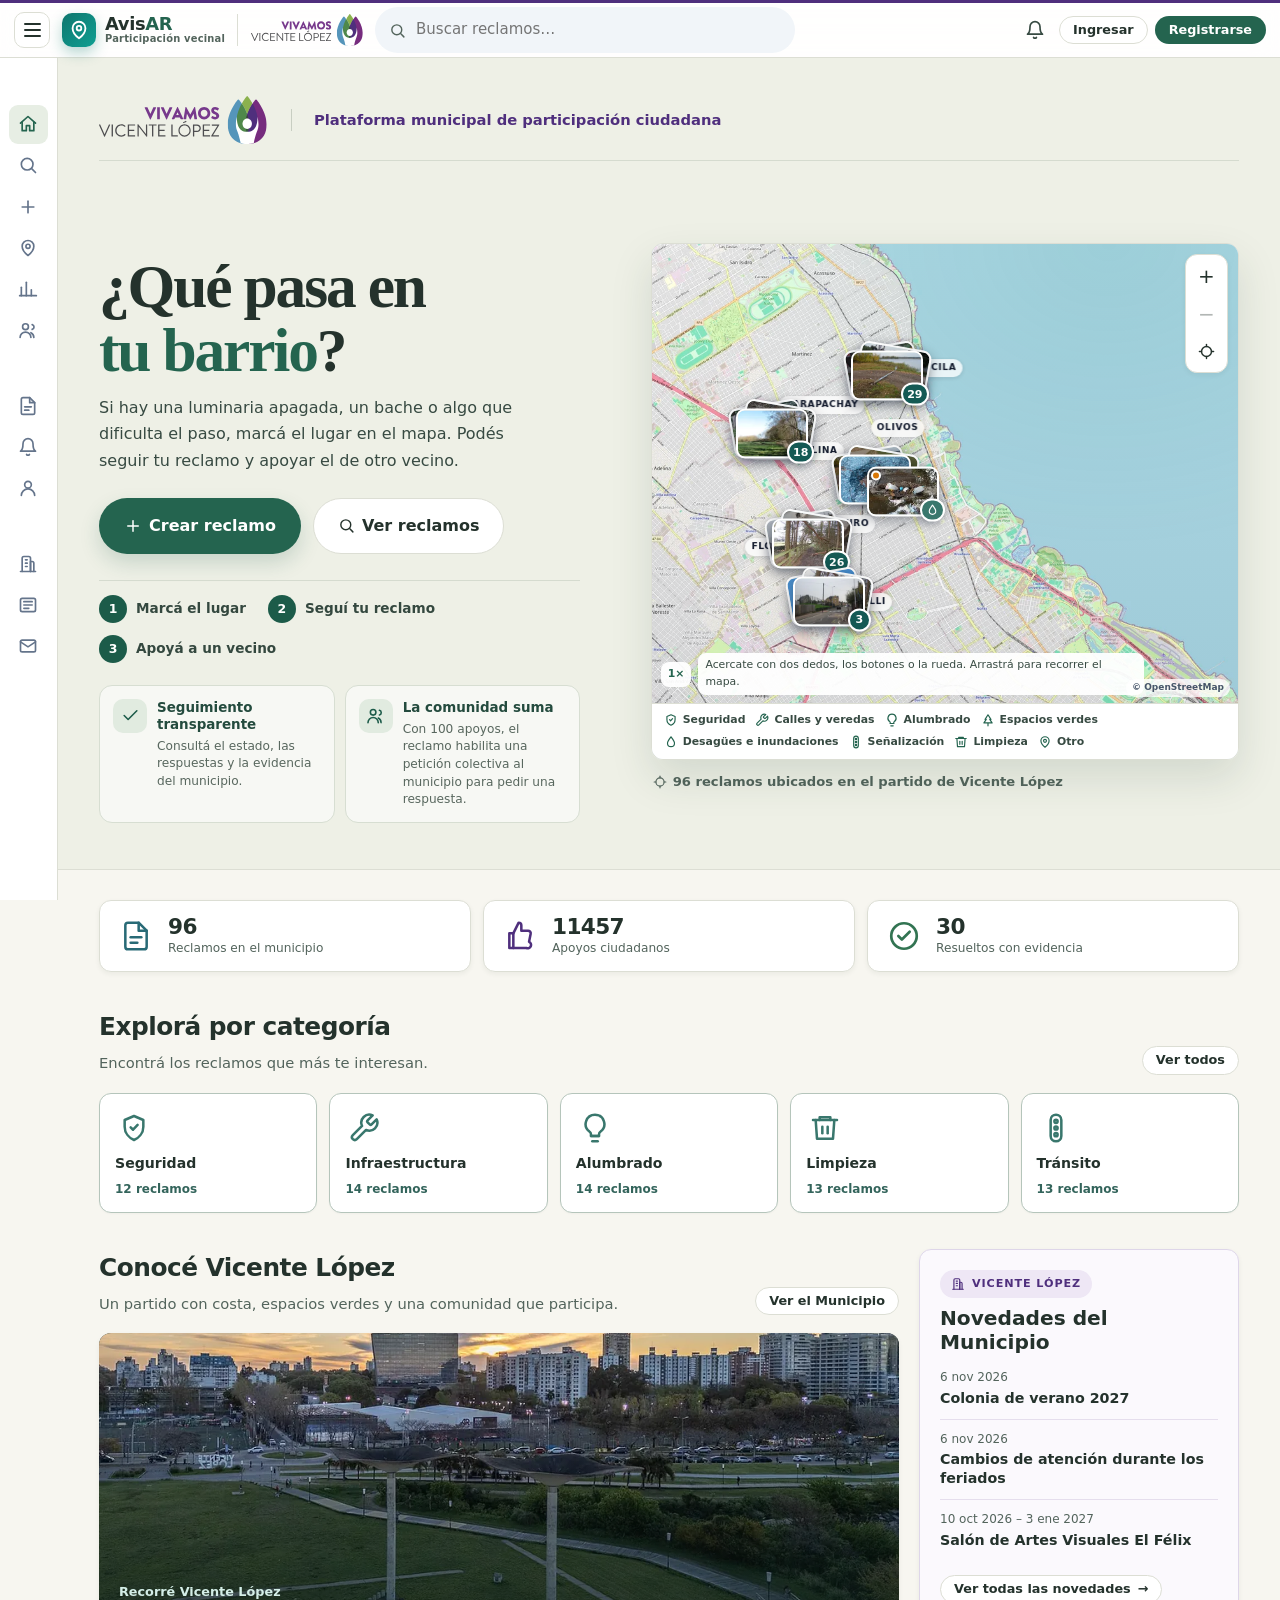
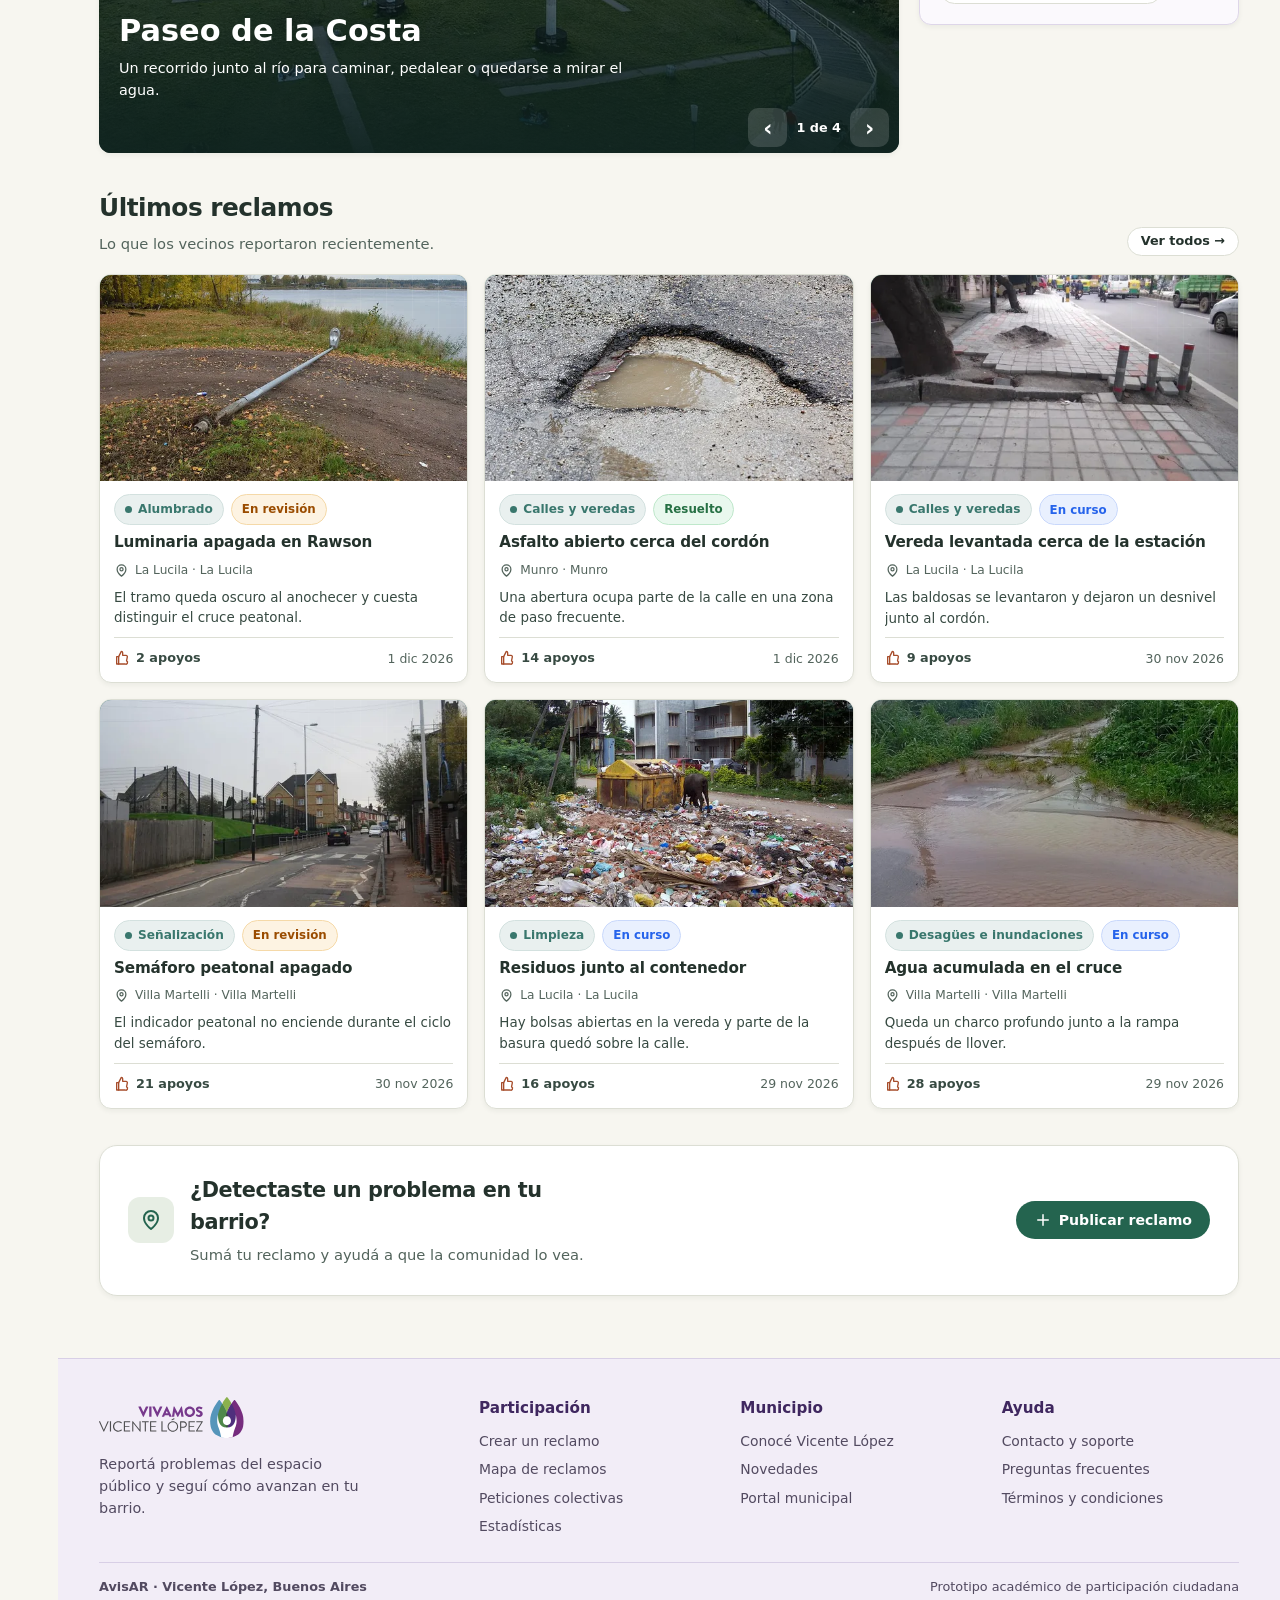
<file: index.html>
<!DOCTYPE html>
<html lang="es">
<head>
  <meta charset="UTF-8" />
  <meta name="viewport" content="width=device-width, initial-scale=1.0" />
  <meta name="description" content="AvisAR — Plataforma municipal participativa de reclamos para los vecinos de Vicente López." />
  <title>AvisAR · Reclamos de Vicente López</title>
  <link rel="icon" type="image/svg+xml" href="assets/favicon.svg" />
  <link rel="stylesheet" href="styles.css?v=categorias-v4" />
  <script>
    if (!location.hash || location.hash.split("?")[0] === "#/") {
      const map = document.createElement("link");
      map.rel = "preload";
      map.as = "image";
      map.href = "assets/vl-map-overview.webp";
      map.setAttribute("fetchpriority", "high");
      document.head.append(map);
    }
  </script>
</head>
<body>
  <a class="skip-link" href="#app">Saltar al contenido</a>

  <!-- ================= NAVBAR ================= -->
  <header class="topbar">
    <button class="icon-btn menu-btn" id="menuToggle" aria-label="Menú lateral" aria-controls="sidenav" aria-expanded="false">
      <span class="burger"><i></i><i></i><i></i></span>
    </button>

    <a href="#/" class="brand" aria-label="AvisAR Participación vecinal, inicio">
      <span class="brand-mark" aria-hidden="true">
        <svg viewBox="0 0 24 24" width="22" height="22" fill="none" stroke="currentColor" stroke-width="2" stroke-linecap="round" stroke-linejoin="round">
          <path d="M12 21s-7-5.2-7-11a7 7 0 0 1 14 0c0 5.8-7 11-7 11Z"/>
          <circle cx="12" cy="10" r="2.5"/>
        </svg>
      </span>
      <span class="brand-text"><span>Avis<strong>AR</strong></span><small>Participación vecinal</small></span>
    </a>
    <a href="#/municipio" class="topbar-municipal" aria-label="Conocé el Municipio de Vicente López">
      <img src="assets/municipio-logo.svg" alt="Vicente López" width="168" height="48">
    </a>

    <form class="topbar-search" data-form="search-home" role="search">
      <span class="ts-ic">
        <svg viewBox="0 0 24 24" width="17" height="17" fill="none" stroke="currentColor" stroke-width="2" stroke-linecap="round"><circle cx="11" cy="11" r="7"/><path d="M21 21l-4.3-4.3"/></svg>
      </span>
      <input name="q" type="search" placeholder="Buscar reclamos…" aria-label="Buscar reclamos" />
    </form>

    <div class="topbar-right">
      <a class="icon-btn notif-btn" href="#/notificaciones" aria-label="Notificaciones">
        <svg viewBox="0 0 24 24" width="20" height="20" fill="none" stroke="currentColor" stroke-width="2" stroke-linecap="round" stroke-linejoin="round"><path d="M18 8a6 6 0 1 0-12 0c0 7-3 9-3 9h18s-3-2-3-9"/><path d="M13.7 21a2 2 0 0 1-3.4 0"/></svg>
        <span class="notif-dot" id="notifDot" hidden></span>
      </a>
      <div id="userArea" class="user-area"></div>
    </div>
  </header>

  <!-- ================= SIDENAV ================= -->
  <aside class="sidenav" id="sidenav" aria-label="Menú lateral">
    <nav class="snav">
      <p class="snav-group">Plataforma</p>
      <a class="snav-item" href="#/" data-nav="home" title="Inicio">
        <span class="ic"><svg viewBox="0 0 24 24" width="20" height="20" fill="none" stroke="currentColor" stroke-width="2" stroke-linecap="round" stroke-linejoin="round"><path d="M3 11l9-8 9 8"/><path d="M5 10v10h5v-6h4v6h5V10"/></svg></span>
        <span class="lbl">Inicio</span>
      </a>
      <a class="snav-item" href="#/reclamos" data-nav="reclamos" title="Explorar reclamos">
        <span class="ic"><svg viewBox="0 0 24 24" width="20" height="20" fill="none" stroke="currentColor" stroke-width="2" stroke-linecap="round"><circle cx="11" cy="11" r="7"/><path d="M21 21l-4.3-4.3"/></svg></span>
        <span class="lbl">Explorar reclamos</span>
      </a>
      <a class="snav-item" href="#/crear" data-nav="crear" title="Crear reclamo">
        <span class="ic"><svg viewBox="0 0 24 24" width="20" height="20" fill="none" stroke="currentColor" stroke-width="2" stroke-linecap="round"><path d="M12 5v14"/><path d="M5 12h14"/></svg></span>
        <span class="lbl">Crear reclamo</span>
      </a>
      <a class="snav-item" href="#/mapa" data-nav="mapa" title="Mapa">
        <span class="ic"><svg viewBox="0 0 24 24" width="20" height="20" fill="none" stroke="currentColor" stroke-width="2" stroke-linecap="round" stroke-linejoin="round"><path d="M12 21s-7-5.2-7-11a7 7 0 0 1 14 0c0 5.8-7 11-7 11Z"/><circle cx="12" cy="10" r="2.5"/></svg></span>
        <span class="lbl">Mapa</span>
      </a>
      <a class="snav-item" href="#/estadisticas" data-nav="estadisticas" title="Estadísticas">
        <span class="ic"><svg viewBox="0 0 24 24" width="20" height="20" fill="none" stroke="currentColor" stroke-width="2" stroke-linecap="round"><path d="M4 20V10"/><path d="M10 20V4"/><path d="M16 20v-7"/><path d="M22 20H2"/></svg></span>
        <span class="lbl">Estadísticas</span>
      </a>
      <a class="snav-item" href="#/peticiones" data-nav="peticiones" title="Peticiones colectivas">
        <span class="ic"><svg viewBox="0 0 24 24" width="20" height="20" fill="none" stroke="currentColor" stroke-width="2" stroke-linecap="round" stroke-linejoin="round"><circle cx="9" cy="8" r="3.5"/><path d="M2.5 21a6.5 6.5 0 0 1 13 0"/><path d="M17 5.5a3 3 0 0 1 0 5.8"/><path d="M19 21a6.5 6.5 0 0 0-3.5-5.8"/></svg></span>
        <span class="lbl">Peticiones</span>
      </a>

      <p class="snav-group">Mi cuenta</p>
      <a class="snav-item" href="#/mis-reclamos" data-nav="mis-reclamos" title="Mis reclamos">
        <span class="ic"><svg viewBox="0 0 24 24" width="20" height="20" fill="none" stroke="currentColor" stroke-width="2" stroke-linecap="round" stroke-linejoin="round"><path d="M14 2H6a2 2 0 0 0-2 2v16a2 2 0 0 0 2 2h12a2 2 0 0 0 2-2V8z"/><path d="M14 2v6h6"/><path d="M8 13h8"/><path d="M8 17h5"/></svg></span>
        <span class="lbl">Mis reclamos</span>
      </a>
      <a class="snav-item" href="#/notificaciones" data-nav="notificaciones" title="Notificaciones">
        <span class="ic"><svg viewBox="0 0 24 24" width="20" height="20" fill="none" stroke="currentColor" stroke-width="2" stroke-linecap="round" stroke-linejoin="round"><path d="M18 8a6 6 0 1 0-12 0c0 7-3 9-3 9h18s-3-2-3-9"/><path d="M13.7 21a2 2 0 0 1-3.4 0"/></svg><span class="notif-dot notif-dot-snav" id="sidenavNotifDot" hidden></span></span>
        <span class="lbl">Notificaciones</span>
      </a>
      <a class="snav-item" href="#/perfil" data-nav="perfil" title="Perfil">
        <span class="ic"><svg viewBox="0 0 24 24" width="20" height="20" fill="none" stroke="currentColor" stroke-width="2" stroke-linecap="round" stroke-linejoin="round"><circle cx="12" cy="8" r="4"/><path d="M4 21a8 8 0 0 1 16 0"/></svg></span>
        <span class="lbl">Perfil</span>
      </a>

      <p class="snav-group">Municipio</p>
      <a class="snav-item" href="#/municipio" data-nav="municipio" title="El Municipio">
        <span class="ic"><svg viewBox="0 0 24 24" width="20" height="20" fill="none" stroke="currentColor" stroke-width="2" stroke-linecap="round" stroke-linejoin="round"><path d="M3 21h18"/><path d="M5 21V5a2 2 0 0 1 2-2h6a2 2 0 0 1 2 2v16"/><path d="M15 21V9h2a2 2 0 0 1 2 2v10"/><path d="M9 7h2"/><path d="M9 11h2"/><path d="M9 15h2"/></svg></span>
        <span class="lbl">El Municipio</span>
      </a>
      <a class="snav-item" href="#/municipal" data-nav="municipal" title="Panel municipal" hidden>
        <span class="ic"><svg viewBox="0 0 24 24" width="20" height="20" fill="none" stroke="currentColor" stroke-width="2" stroke-linecap="round" stroke-linejoin="round"><circle cx="12" cy="12" r="3"/><path d="M19.4 15a1.7 1.7 0 0 0 .3 1.9l.1.1a2 2 0 1 1-2.8 2.8l-.1-.1a1.7 1.7 0 0 0-2.9 1.2 2 2 0 1 1-4 0 1.7 1.7 0 0 0-2.9-1.2l-.1.1a2 2 0 1 1-2.8-2.8l.1-.1A1.7 1.7 0 0 0 3 15a2 2 0 1 1 0-4 1.7 1.7 0 0 0 1.2-2.9l-.1-.1a2 2 0 1 1 2.8-2.8l.1.1A1.7 1.7 0 0 0 10 4.6a2 2 0 1 1 4 0 1.7 1.7 0 0 0 2.9 1.2l.1-.1a2 2 0 1 1 2.8 2.8l-.1.1A1.7 1.7 0 0 0 21 11a2 2 0 1 1 0 4z"/></svg></span>
        <span class="lbl">Panel municipal</span>
      </a>
      <a class="snav-item" href="#/novedades" data-nav="novedades" aria-label="Novedades">
        <span class="ic" aria-hidden="true"><svg viewBox="0 0 24 24" width="20" height="20" fill="none" stroke="currentColor" stroke-width="2" stroke-linecap="round"><rect x="3" y="4" width="18" height="16" rx="2"/><path d="M7 8h10M7 12h10M7 16h6"/></svg></span>
        <span class="lbl">Novedades</span>
      </a>
      <a class="snav-item" href="#/contacto" data-nav="contacto" aria-label="Contacto y soporte">
        <span class="ic" aria-hidden="true"><svg viewBox="0 0 24 24" width="20" height="20" fill="none" stroke="currentColor" stroke-width="2" stroke-linecap="round"><rect x="3" y="5" width="18" height="14" rx="2"/><path d="m3 7 9 6 9-6"/></svg></span>
        <span class="lbl">Contacto y soporte</span>
      </a>
    </nav>



  </aside>

  <div class="sidenav-backdrop" id="sidenavBackdrop"></div>
  <div class="sidenav-swipe" aria-hidden="true"></div>

  <!-- ================= CONTENIDO ================= -->
  <div class="content">
    <main id="app" tabindex="-1"></main>

    <footer class="site-footer">
      <div class="container">
        <div class="footer-columns">
          <div class="footer-identity">
            <img src="assets/municipio-logo.svg" alt="Vicente López" width="168" height="48">
            <p>Reportá problemas del espacio público y seguí cómo avanzan en tu barrio.</p>
          </div>
          <nav aria-label="Participación"><h2>Participación</h2>
            <a href="#/crear">Crear un reclamo</a><a href="#/mapa">Mapa de reclamos</a>
            <a href="#/peticiones">Peticiones colectivas</a><a href="#/estadisticas">Estadísticas</a>
          </nav>
          <nav aria-label="Información municipal"><h2>Municipio</h2>
            <a href="#/municipio">Conocé Vicente López</a><a href="#/novedades">Novedades</a>
            <a href="https://www.vicentelopez.gov.ar/">Portal municipal</a>
          </nav>
          <nav aria-label="Ayuda y condiciones"><h2>Ayuda</h2>
            <a href="#/contacto">Contacto y soporte</a><a href="#/preguntas">Preguntas frecuentes</a>
            <a href="#/terminos">Términos y condiciones</a>
          </nav>
        </div>
        <div class="footer-bottom"><strong>AvisAR · Vicente López, Buenos Aires</strong><span>Prototipo académico de participación ciudadana</span></div>
      </div>
    </footer>
  </div>

  <div id="toast" class="toast" role="status" aria-live="polite"></div>

  <div class="chart-tooltip" id="chart-tooltip" role="tooltip" hidden></div>
  <div class="button-tooltip" id="button-tooltip" role="tooltip" hidden></div>

  <script src="demo-claims.js?v=fotos-reclamos"></script>
  <script src="claim-map.js?v=volver-mapa"></script>
  <script src="civic-content.js?v=cambios-prof"></script>
  <script src="evidence.js?v=municipio"></script>
  <script src="claim-gallery.js?v=cerrar-sesion-2"></script>
  <script src="app.js?v=categorias-v4"></script>
</body>
</html>
</file>
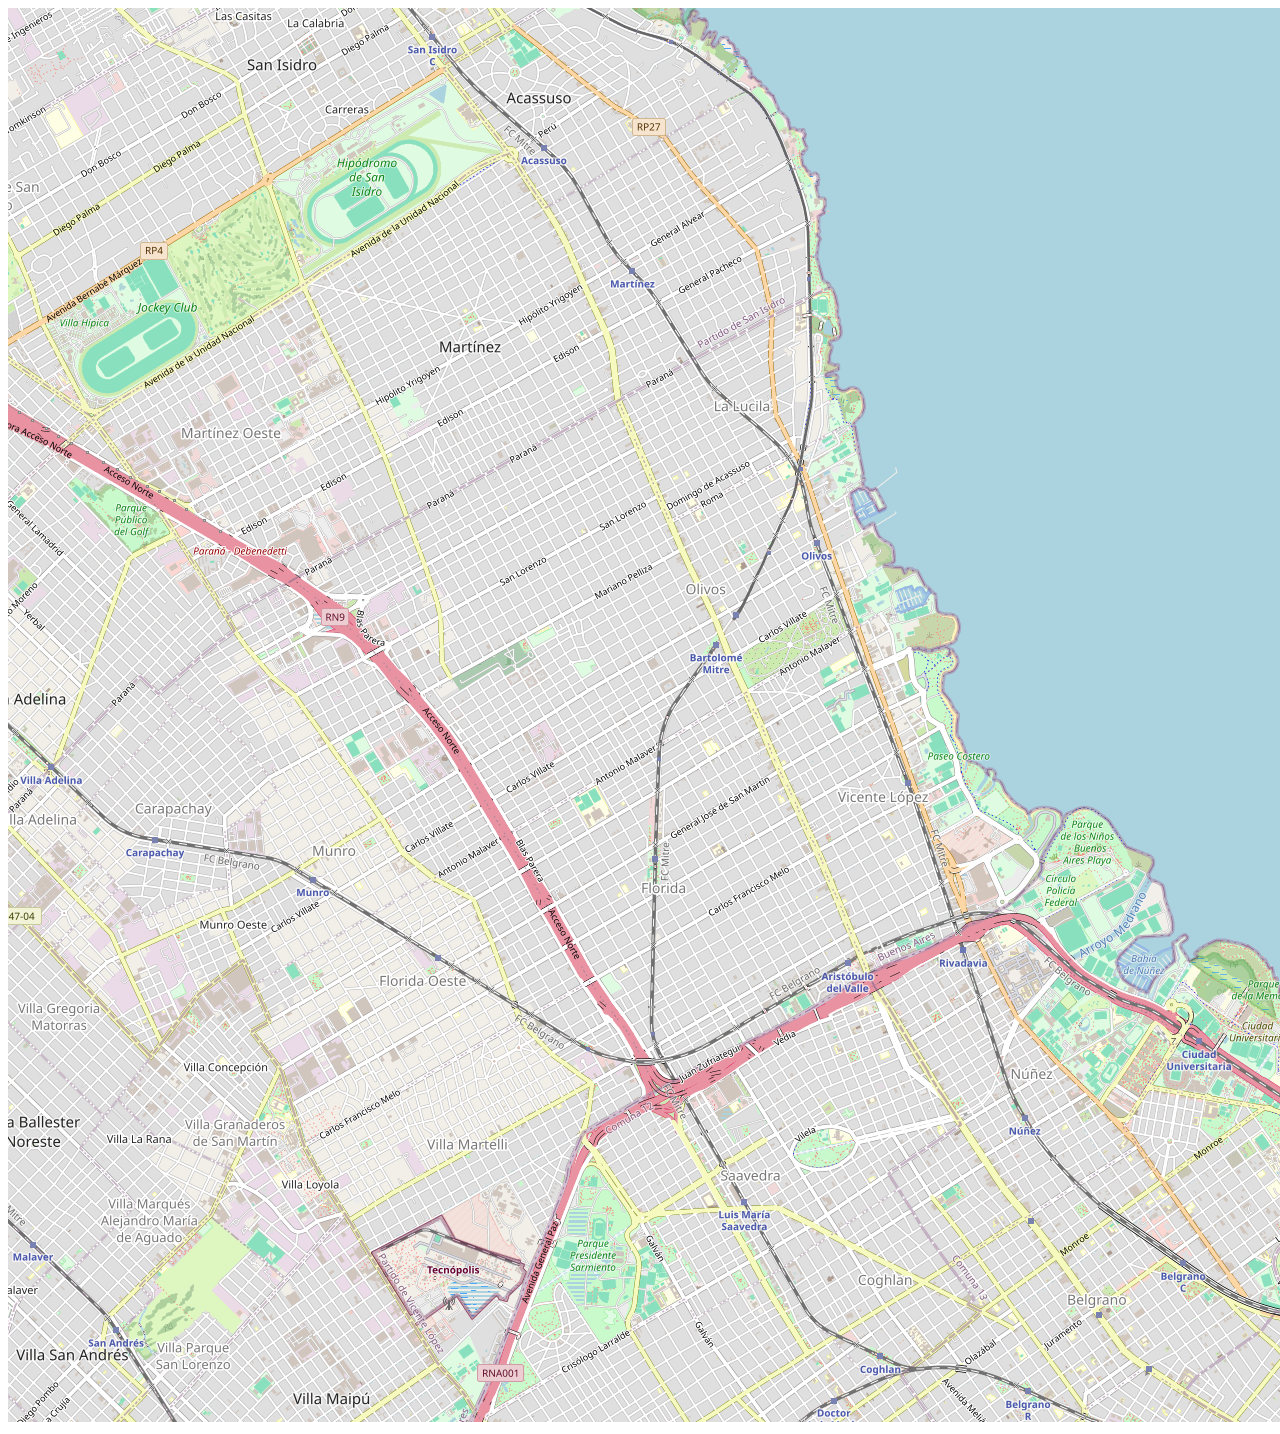
<file: _imgtest.html>
<!DOCTYPE html><html><head><meta charset="utf-8"><title>imgtest</title></head><body>
<img id="m" src="/assets/vl-map.jpg">
<script>
  const m = document.getElementById('m');
  m.onload = () => { document.body.setAttribute('data-ok', '1'); document.body.setAttribute('data-size', m.naturalWidth + 'x' + m.naturalHeight); };
  m.onerror = () => { document.body.setAttribute('data-ok', '0'); };
</script>
</body></html>
</file>
<file: styles.css>
/* =========================================================
   AvisAR · Vicente López
   Estilos: navbar + sidenav desplegable + contenido
   ========================================================= */

   *, *::before, *::after { box-sizing: border-box; }
   html { scroll-behavior: auto; }
   body {
     margin: 0;
     font-family: "Segoe UI", system-ui, -apple-system, Roboto, Helvetica, Arial, sans-serif;
     color: var(--ink);
     background: var(--bg);
     font-size: 15px;
     line-height: 1.55;
     -webkit-font-smoothing: antialiased;
   }
   img { max-width: 100%; display: block; }
   a { color: inherit; text-decoration: none; }
   button { font: inherit; cursor: pointer; }
   input, select, textarea { font: inherit; }
   
   :root {
     --ink: #24322c;
     --ink-soft: #374a42;
     --muted: #53645c;
     --line: #dcded4;
     --bg: #f7f6f0;
     --card: #ffffff;
   
     --primary: #24644f;
     --primary-dark: #174d3b;
     --primary-soft: #e7eee4;
     --accent: #a64c2a;
     --accent-soft: #f8e9df;
   
     --ok: #16a34a;
     --ok-soft: #e9f8ee;
     --warn: #d97706;
     --warn-soft: #fdf3e2;
     --danger: #dc2626;
     --danger-soft: #fdecec;
     --info: #2563eb;
     --info-soft: #e9f0fe;
   
     --cat-seguridad: #dc2626;
     --cat-infraestructura: #d97706;
     --cat-alumbrado: #ca8a04;
     --cat-limpieza: #16a34a;
     --cat-transito: #2563eb;
   
     --radius: 12px;
     --shadow: 0 2px 5px rgba(29, 48, 37, .06);
     --shadow-lg: 0 12px 32px rgba(29, 48, 37, .12);
     --topbar: 58px;
     --sidenav: 236px;
     --sidenav-mini: 58px;
   }
   
   /* ---------- Utilidades ---------- */
   .container { width: min(100% - 36px, 1140px); margin-inline: auto; }
   .muted { color: var(--muted); }
   .center { text-align: center; }
   .skip-link { position: absolute; left: -999px; top: 8px; background: var(--ink); color: #fff; padding: 10px 16px; border-radius: 8px; z-index: 200; }
   .skip-link:focus { left: 8px; }
   
   .eyebrow {
     display: inline-flex; align-items: center; gap: 7px;
     font-size: .70rem; font-weight: 700; letter-spacing: .08em; text-transform: uppercase;
     color: var(--primary); background: var(--primary-soft); padding: 5px 11px; border-radius: 999px;
   }
   .section { padding: 36px 0; }
   .section-head { display: flex; align-items: end; justify-content: space-between; gap: 24px; margin-bottom: 18px; flex-wrap: wrap; }
   .section-head h2 { margin: 0; font-size: clamp(1.2rem, 2.2vw, 1.55rem); letter-spacing: -.02em; }
   .section-head p { margin: 5px 0 0; color: var(--muted); max-width: 62ch; font-size: .92rem; }
   
   /* ---------- Botones ---------- */
   .btn {
     display: inline-flex; align-items: center; justify-content: center; gap: 7px;
     border: 1px solid transparent; border-radius: 999px; padding: 9px 17px;
     font-weight: 650; font-size: .88rem; line-height: 1; white-space: nowrap;
     transition: transform .12s, background .15s, box-shadow .15s, border-color .15s;
   }
   .btn:active { transform: translateY(1px); }
   .btn-primary { background: var(--primary); color: #fff; box-shadow: 0 6px 16px rgba(15, 118, 110, .22); }
   .btn-primary:hover { background: var(--primary-dark); }
   .btn-ghost { background: #fff; border-color: var(--line); color: var(--ink); }
   .btn-ghost:hover { border-color: #cbd5e1; background: #f8fafc; }
   .btn-accent { background: var(--accent); color: #fff; }
   .btn-accent:hover { background: #ea6a0f; }
   .btn-soft { background: var(--primary-soft); color: var(--primary); }
   .btn-soft:hover { background: #d7eeea; }
   .btn-sm { padding: 7px 13px; font-size: .80rem; }
   .btn-block { width: 100%; }
   .btn[disabled] { opacity: .55; cursor: not-allowed; }
   
   /* ---------- Topbar ---------- */
   .topbar {
     position: fixed; inset: 0 0 auto 0; height: var(--topbar); z-index: 80;
     display: flex; align-items: center; gap: 12px; padding: 0 14px;
     background: rgba(255, 255, 255, .9); backdrop-filter: blur(14px);
     border-bottom: 1px solid var(--line);
   }
   .icon-btn {
     display: inline-grid; place-items: center; width: 36px; height: 36px;
     border-radius: 10px; border: 1px solid transparent; background: transparent; color: var(--ink-soft);
     position: relative; transition: background .15s, color .15s;
   }
   .icon-btn:hover { background: #f1f5f9; color: var(--ink); }
   .menu-btn { border: 1px solid var(--line); background: #fff; }
   .burger { display: flex; flex-direction: column; gap: 4px; }
   .burger i { width: 17px; height: 2px; background: var(--ink); border-radius: 2px; display: block; }
   
   .brand { display: inline-flex; align-items: center; gap: 9px; }
   .brand-mark {
     width: 34px; height: 34px; display: grid; place-items: center; border-radius: 10px; color: #fff;
     background: linear-gradient(135deg, #0f766e, #0e9f92); box-shadow: 0 6px 14px rgba(15, 118, 110, .3);
   }
   .brand-text { display: flex; flex-direction: column; line-height: 1.05; font-size: 1.12rem; font-weight: 700; letter-spacing: -.02em; }
   .brand-text strong { color: var(--primary); }
   .brand-text small { font-size: .62rem; font-weight: 600; color: var(--muted); letter-spacing: .02em; }
   
   .topbar-search {
     flex: 1; min-width: 0; max-width: 420px; display: flex; align-items: center; gap: 4px;
     background: #f1f5f9; border: 1px solid transparent; border-radius: 999px; padding: 3px 6px 3px 13px;
   }
   .topbar-search:focus-within { background: #fff; border-color: var(--primary); box-shadow: 0 0 0 3px rgba(15,118,110,.12); }
   .topbar-search .ts-ic { color: var(--muted); display: inline-flex; }
   .topbar-search input { flex: 1; min-width: 0; border: 0; outline: 0; background: transparent; padding: 7px 6px; color: var(--ink); }
   
   .topbar-right { margin-left: auto; display: flex; align-items: center; gap: 6px; }
   .notif-dot { position: absolute; top: 5px; right: 5px; width: 11px; height: 11px; border-radius: 50%; background: var(--accent); border: 2px solid #fff; }
   
   .user-area { display: flex; align-items: center; gap: 7px; }
   .user-chip { display: inline-flex; align-items: center; gap: 8px; padding: 4px 9px 4px 4px; border-radius: 999px; border: 1px solid var(--line); background: #fff; }
   .user-chip:hover { border-color: #cbd5e1; }
   .avatar-sm { width: 28px; height: 28px; border-radius: 50%; display: grid; place-items: center; font-weight: 700; font-size: .74rem; color: #fff; background: linear-gradient(135deg, #0f766e, #14b8a6); }
   .user-chip .uname { font-size: .80rem; font-weight: 650; max-width: 120px; overflow: hidden; text-overflow: ellipsis; white-space: nowrap; }
   
   /* ---------- Sidenav ---------- */
   .sidenav {
     position: fixed; top: var(--topbar); left: 0; bottom: 0; width: var(--sidenav-mini);
     background: #fff; border-right: 1px solid var(--line); z-index: 70;
     display: flex; flex-direction: column; justify-content: space-between;
     padding: 12px 9px; overflow-y: auto; overflow-x: hidden;
     transition: width .8s ease-in-out, transform .2s ease, box-shadow .15s ease;
   }
   .snav { display: flex; flex-direction: column; gap: 2px; }
   .snav-group {
     margin: 12px 9px 5px; font-size: .64rem; font-weight: 800; letter-spacing: .1em;
     text-transform: uppercase; color: #94a3b8; white-space: nowrap;
   }
   .snav-item {
     display: flex; align-items: center; gap: 12px; padding: 9px; border-radius: 9px;
     color: var(--ink-soft); font-weight: 600; font-size: .85rem; white-space: nowrap;
     transition: background .10s, color .10s;
   }
   .snav-item .ic { position: relative; width: 20px; display: grid; place-items: center; flex: none; color: #64748b; }
   .notif-dot-snav { top: -2px; right: -3px; transform: none; }
   .snav-item[hidden] { display: none; }
   .snav-item:hover { background: #f1f5f9; color: var(--ink); }
   .snav-item.is-active { background: var(--primary-soft); color: var(--primary); }
   .snav-item.is-active .ic { color: var(--primary); }
   @media (min-width: 901px) {
     .snav-item .lbl, .snav-group { opacity: 0; transition: opacity .25s ease; }
     .sidenav:is(:hover, :has(:focus-visible), body.sidenav-pinned *) {
       width: var(--sidenav); box-shadow: 12px 0 28px rgba(15,23,42,.13);
     }
     .sidenav:is(:hover, :has(:focus-visible), body.sidenav-pinned *) :is(.lbl, .snav-group) { opacity: 1; transition: opacity .62s ease .14s; }
   }
   /* ---------- Contenido ---------- */
   .content {
     margin-left: var(--sidenav-mini); padding-top: var(--topbar); min-height: 100vh;
     display: flex; flex-direction: column;
   }
   #app { flex: 1; }
   
   .sidenav-backdrop { display: none; position: fixed; inset: var(--topbar) 0 0 0; background: rgba(15,23,42,.45); z-index: 65; opacity: 0; transition: opacity .2s; }
   
   /* ---------- Hero ---------- */
   .hero {
     position: relative; overflow: hidden;
     background:
       radial-gradient(900px 420px at 88% -8%, rgba(14,159,146,.14), transparent 60%),
       radial-gradient(700px 380px at 0% 110%, rgba(249,115,22,.10), transparent 55%),
       linear-gradient(180deg, #ffffff, #f7fafc);
     border-bottom: 1px solid var(--line);
   }
   .hero::after {
     content: ""; position: absolute; inset: 0; pointer-events: none;
     background-image: linear-gradient(rgba(15,23,42,.035) 1px, transparent 1px), linear-gradient(90deg, rgba(15,23,42,.035) 1px, transparent 1px);
     background-size: 42px 42px; mask-image: radial-gradient(700px 340px at 30% 0%, #000, transparent 75%);
   }
   .hero-inner { position: relative; z-index: 1; padding: 42px 0 36px; max-width: 780px; }
   .hero h1 { font-size: clamp(1.8rem, 3.8vw, 2.55rem); line-height: 1.08; letter-spacing: -.035em; margin: 14px 0 12px; }
   .hero h1 .hl { color: var(--primary); background: linear-gradient(180deg, transparent 62%, rgba(14,159,146,.18) 62%); padding: 0 4px; }
   .hero p.lead { font-size: .98rem; color: var(--ink-soft); max-width: 58ch; margin: 0 0 20px; }
   .hero-actions { display: flex; gap: 10px; flex-wrap: wrap; }
   
   /* ---------- Stat cards ---------- */
   .stat-cards { display: grid; grid-template-columns: repeat(3, 1fr); gap: 12px; }
   .stat-card { display: flex; align-items: center; gap: 12px; background: #fff; border: 1px solid var(--line); border-radius: var(--radius); padding: 14px 16px; box-shadow: var(--shadow); }
   .stat-card .ic { width: 40px; height: 40px; display: grid; place-items: center; flex: none; color: #286a76; }
   .stat-support .ic { color: #4f2f7d; }
   .stat-resolved .ic { color: #327452; }
   .stat-card .n { font-size: 1.35rem; font-weight: 800; letter-spacing: -.03em; line-height: 1.1; }
   .stat-card .l { font-size: .76rem; color: var(--muted); }
   
   /* ---------- Categorías ---------- */
   .cat-grid { display: grid; grid-template-columns: repeat(5, 1fr); gap: 12px; }
   .cat-card {
     --c: var(--primary); position: relative; overflow: hidden;
     display: flex; flex-direction: column; gap: 8px; padding: 15px 15px 14px;
     background: #fff;
     border: 1px solid color-mix(in srgb, var(--c) 24%, var(--line));
     border-radius: var(--radius);
     box-shadow: 0 1px 2px rgba(15, 23, 42, .03);
     transition: transform .16s, box-shadow .16s, border-color .16s;
   }
   .cat-card:hover { transform: translateY(-3px); box-shadow: 0 14px 30px color-mix(in srgb, var(--c) 18%, rgba(15,23,42,.06)); border-color: color-mix(in srgb, var(--c) 48%, var(--line)); }
   .cat-card .ic { width: 38px; height: 38px; display: grid; place-items: center; color: var(--c); }
   .cat-card .name { font-weight: 700; font-size: .88rem; color: var(--ink); line-height: 1.2; }
   .cat-card .count { font-size: .75rem; font-weight: 700; color: color-mix(in srgb, var(--c) 72%, var(--ink)); }
   
   /* ---------- Tarjetas de reclamo ---------- */
   .claim-grid { display: grid; grid-template-columns: repeat(3, 1fr); gap: 16px; }
   .claim-card { display: flex; flex-direction: column; background: var(--card); border: 1px solid var(--line); border-radius: var(--radius); overflow: hidden; box-shadow: var(--shadow); transition: transform .16s, box-shadow .16s; }
   .claim-card:hover { transform: translateY(-3px); box-shadow: var(--shadow-lg); }
   .claim-photo {
     position: relative; aspect-ratio: 16 / 9; display: grid; place-items: center; color: #fff; overflow: hidden;
     background: radial-gradient(120% 120% at 90% 10%, rgba(255,255,255,.22), transparent 55%), linear-gradient(135deg, var(--c), color-mix(in srgb, var(--c) 55%, #0f172a));
   }
   .claim-photo::after { content: ""; position: absolute; inset: 0; background-image: linear-gradient(rgba(255,255,255,.10) 1px, transparent 1px), linear-gradient(90deg, rgba(255,255,255,.10) 1px, transparent 1px); background-size: 26px 26px; mask-image: radial-gradient(120% 90% at 100% 0%, #000, transparent 70%); }
   .claim-photo .big-ic { opacity: .92; z-index: 1; }
   .claim-photo .media-img { position: absolute; inset: 0; width: 100%; height: 100%; object-fit: cover; }
   .claim-body { padding: 13px 14px 14px; display: flex; flex-direction: column; gap: 8px; flex: 1; }
   .claim-title { font-size: .95rem; font-weight: 700; letter-spacing: -.01em; margin: 0; line-height: 1.3; }
   .claim-meta { display: flex; align-items: center; gap: 6px; font-size: .76rem; color: var(--muted); }
   .claim-desc { font-size: .84rem; color: var(--ink-soft); margin: 0; display: -webkit-box; -webkit-line-clamp: 2; -webkit-box-orient: vertical; overflow: hidden; }
   .claim-foot { margin-top: auto; display: flex; align-items: center; justify-content: space-between; gap: 10px; padding-top: 10px; border-top: 1px solid var(--line); }
   .support-count { display: inline-flex; align-items: center; gap: 6px; font-size: .80rem; font-weight: 700; color: var(--ink-soft); }
   .support-count svg { color: var(--accent); }
   
   .chip { display: inline-flex; align-items: center; gap: 6px; padding: 5px 10px; border-radius: 999px; font-size: .76rem; font-weight: 650; color: var(--c); background: color-mix(in srgb, var(--c) 11%, #fff); border: 1px solid color-mix(in srgb, var(--c) 22%, #fff); }
   .chip .sw { width: 7px; height: 7px; border-radius: 50%; background: var(--c); }
   
   .badge { display: inline-flex; align-items: center; gap: 5px; padding: 4px 10px; border-radius: 999px; font-size: .74rem; font-weight: 700; border: 1px solid transparent; }
   .badge-abierto { color: #9a4c00; background: var(--warn-soft); border-color: #f5d9a8; }
   .badge-en_proceso { color: var(--info); background: var(--info-soft); border-color: #c9d8fb; }
   .badge-resuelto { color: #267044; background: var(--ok-soft); border-color: #bfe8cb; }
   .badge-verified { color: var(--primary); background: var(--primary-soft); border-color: #bfe3dd; }
   .badge-new { color: var(--accent); background: var(--accent-soft); border-color: #fbd0ad; }
   .badge-petition { color: #6d28d9; background: #f3e8ff; border-color: #ddd6fe; }
   .badge-prio-baja { color: #166534; background: #dcfce7; border-color: #bbf7d0; }
   .badge-prio-media { color: #9a3412; background: #ffedd5; border-color: #fed7aa; }
   .badge-prio-alta { color: #991b1b; background: #fee2e2; border-color: #fecaca; }
   
   /* ---------- Explorar ---------- */
   .explore-layout { display: grid; grid-template-columns: 250px 1fr; gap: 20px; align-items: start; }
   .filter-panel { position: sticky; top: calc(var(--topbar) + 14px); background: #fff; border: 1px solid var(--line); border-radius: var(--radius); padding: 15px; box-shadow: var(--shadow); }
   .filter-panel h3 { margin: 0 0 12px; font-size: .95rem; }
   .filter-panel .field:last-of-type { margin-bottom: 6px; }
   .results-head { display: flex; align-items: center; justify-content: space-between; gap: 12px; margin-bottom: 16px; flex-wrap: wrap; }
   .results-head .count { font-size: .86rem; color: var(--muted); font-weight: 600; }
   
   .chipbar { display: flex; flex-wrap: wrap; gap: 8px; }
   .chipbtn { --c: var(--primary); display: inline-flex; align-items: center; gap: 7px; padding: 8px 13px; border-radius: 999px; border: 1px solid var(--line); background: #fff; color: var(--ink-soft); font-size: .84rem; font-weight: 600; transition: .15s; }
   .chipbtn:hover { border-color: #cbd5e1; }
   .chipbtn.is-active { color: var(--c); background: color-mix(in srgb, var(--c) 10%, #fff); border-color: color-mix(in srgb, var(--c) 40%, #fff); }
   .chipbtn .sw { width: 8px; height: 8px; border-radius: 50%; background: var(--c); }
   
   .searchbar { display: flex; gap: 8px; background: #fff; border: 1px solid var(--line); border-radius: 12px; padding: 6px; box-shadow: var(--shadow); }
   .searchbar input { flex: 1; border: 0; outline: 0; padding: 9px 11px; background: transparent; min-width: 0; }
   .searchbar:focus-within { border-color: var(--primary); box-shadow: 0 0 0 3px rgba(15,118,110,.12); }
   
   .select, .input, .textarea { width: 100%; border: 1px solid var(--line); border-radius: 10px; padding: 9px 12px; background: #fff; color: var(--ink); outline: 0; transition: border-color .15s, box-shadow .15s; }
   .select:focus, .input:focus, .textarea:focus { border-color: var(--primary); box-shadow: 0 0 0 3px rgba(15,118,110,.12); }
   .textarea { min-height: 108px; resize: vertical; }
   
   .empty { text-align: center; padding: 40px 20px; background: #fff; border: 1px dashed #cbd5e1; border-radius: var(--radius); color: var(--muted); }
   
   /* ---------- Mapa ---------- */
   .map-wrap { display: grid; grid-template-columns: minmax(0, 2.2fr) minmax(240px, 1fr); gap: 20px; align-items: start; }
   .map-card { position: relative; background: linear-gradient(180deg, #eef6fb, #e3f0f8); border: 1px solid var(--line); border-radius: var(--radius); overflow: hidden; box-shadow: var(--shadow); }
   .map-fallback > svg { display: block; width: 100%; height: 100%; }
   .map-legend { display: flex; flex-wrap: wrap; gap: 5px 10px; background: #fff; border-top: 1px solid var(--line); padding: 8px 12px; }
   .map-legend span { display: inline-flex; align-items: center; gap: 5px; font-size: .68rem; color: var(--ink-soft); font-weight: 650; }
   .map-legend i { width: 8px; height: 8px; border-radius: 50%; }
   .map-side { display: flex; flex-direction: column; gap: 11px; }
   .map-mini { display: flex; gap: 12px; padding: 12px; background: #fff; border: 1px solid var(--line); border-radius: 12px; box-shadow: 0 1px 2px rgba(15,23,42,.03); transition: border-color .15s, box-shadow .15s; }
   .map-mini:hover { border-color: #cbd5e1; box-shadow: var(--shadow); }
   .map-mini .ic { width: 38px; height: 38px; border-radius: 10px; display: grid; place-items: center; flex: none; color: var(--c); background: color-mix(in srgb, var(--c) 12%, #fff); }
   .map-mini .t { font-weight: 650; font-size: .88rem; line-height: 1.25; display: block; }
   .map-mini .s { font-size: .77rem; color: var(--muted); display: block; }
   
   /* ---------- Mapa de reclamos ---------- */
   .static-map { position: relative; width: 100%; aspect-ratio: 1806 / 1414; overflow: hidden; background: #e8f1f7; isolation: isolate; }
   .static-map-img { position: absolute; inset: 0; width: 100%; height: 100%; object-fit: cover; filter: saturate(1.16) contrast(1.02); user-select: none; pointer-events: none; }
   .map-tint { position: absolute; inset: 0; z-index: 1; pointer-events: none; background: radial-gradient(120% 120% at 78% 0%, rgba(15,118,110,.10), transparent 55%), linear-gradient(180deg, rgba(255,255,255,.05), rgba(15,23,42,.06)); }
   .map-labels { position: absolute; inset: 0; z-index: 2; pointer-events: none; }
   .barrio-tag { position: absolute; transform: translate(-50%,-50%); font-size: 9px; font-weight: 800; letter-spacing: .07em; text-transform: uppercase; color: #0f172a; background: rgba(255,255,255,.76); padding: 2px 6px; border-radius: 999px; white-space: nowrap; box-shadow: 0 1px 4px rgba(15,23,42,.14); backdrop-filter: blur(2px); }
   .map-pins { position: absolute; inset: 0; z-index: 3; pointer-events: none; }
   .map-credit { position: absolute; right: 8px; bottom: 6px; z-index: 5; font-size: 9px; font-weight: 600; color: #475569; background: rgba(255,255,255,.78); padding: 2px 6px; border-radius: 999px; pointer-events: none; }
   .map-card-detail { max-width: 420px; margin-inline: auto; }
   .map-card-pick { width: 100%; max-width: 560px; margin-inline: auto; }
   .map-empty { position: absolute; inset: 0; display: grid; place-items: center; padding: 16px; z-index: 30; pointer-events: none; }
   .me-card { pointer-events: auto; background: rgba(255,255,255,.96); backdrop-filter: blur(4px); border: 1px solid var(--line); border-radius: 16px; box-shadow: var(--shadow-lg); padding: 18px; max-width: 270px; text-align: center; display: flex; flex-direction: column; align-items: center; gap: 4px; }
   .me-card .me-ic { width: 44px; height: 44px; border-radius: 13px; display: grid; place-items: center; background: var(--primary-soft); color: var(--primary); margin-bottom: 3px; }
   .me-card strong { font-size: .96rem; }
   .me-card p { margin: 0 0 8px; font-size: .8rem; color: var(--muted); }
   .map-caption { display: flex; align-items: center; gap: 6px; font-size: .78rem; color: var(--muted); margin: 9px 2px 0; font-weight: 600; }
   .map-empty-lite { display: grid; place-items: center; height: 100%; color: var(--muted); font-size: .85rem; }
   
   /* ---------- Home con mapa ---------- */
   .home-hero { background: radial-gradient(720px 360px at 88% -10%, rgba(249,115,22,.10), transparent 62%), radial-gradient(860px 440px at 0% 0%, rgba(15,118,110,.09), transparent 60%); }
   .home-hero-grid { display: grid; grid-template-columns: minmax(0, 1fr) minmax(0, 1.25fr); gap: 32px; align-items: center; padding: 32px 0 20px; }
   .home-hero-text h1 { font-size: clamp(1.8rem, 3.6vw, 2.55rem); line-height: 1.07; letter-spacing: -.035em; margin: 12px 0; }
   .home-hero-text .lead { font-size: .98rem; color: var(--ink-soft); max-width: 48ch; margin: 0 0 18px; }
   .home-hero-text .hl { color: var(--primary); }
   .home-map-card { border-radius: 16px; }
   
   /* ---------- Fotos y vida ---------- */
   
   .muni-gallery { display: grid; grid-template-columns: 1.35fr 1fr 1fr; gap: 12px; }
   .muni-gallery figure { position: relative; margin: 0; border-radius: var(--radius); overflow: hidden; aspect-ratio: 4 / 3; border: 1px solid var(--line); box-shadow: var(--shadow); }
   .muni-gallery img { width: 100%; height: 100%; object-fit: cover; transition: transform .5s ease; }
   .muni-gallery figure:hover img { transform: scale(1.04); }
   .muni-gallery figcaption { position: absolute; left: 10px; bottom: 10px; display: inline-flex; align-items: center; gap: 5px; color: #fff; font-size: .74rem; font-weight: 700; background: rgba(6,23,42,.55); backdrop-filter: blur(4px); padding: 4px 9px; border-radius: 999px; }
   .photo-credit { font-size: .72rem; color: var(--muted); margin: 10px 2px 0; text-align: right; }
   
   /* ---------- Detalle ---------- */
   .detail-grid { display: grid; grid-template-columns: 1.7fr 1fr; gap: 18px; align-items: start; }
   .panel { background: var(--card); border: 1px solid var(--line); border-radius: var(--radius); box-shadow: var(--shadow); }
   .panel-pad { padding: 18px; }
   .media-frame {
     position: relative; aspect-ratio: 4 / 3; border-radius: var(--radius); overflow: hidden; display: grid; place-items: center; color: #fff;
     background: radial-gradient(120% 120% at 90% 0%, rgba(255,255,255,.2), transparent 55%), linear-gradient(135deg, var(--c), color-mix(in srgb, var(--c) 50%, #0f172a));
     margin-bottom: 16px;
   }
   .media-frame.has-media { background: #101a20; }
   .media-frame .media-img { position: absolute; inset: 0; width: 100%; height: 100%; object-fit: cover; }
   .media-frame.has-media .media-img { object-fit: contain; }
   .media-carousel { position: absolute; inset: 0; }
   .mc-slide { position: absolute; inset: 0; margin: 0; }
   .mc-slide[hidden] { display: none; }
   .mc-nav { position: absolute; top: 50%; transform: translateY(-50%); width: 36px; height: 36px; border: 0; border-radius: 50%; background: rgba(15,23,42,.55); color: #fff; font-size: 20px; line-height: 1; display: grid; place-items: center; cursor: pointer; z-index: 3; transition: background .15s; }
   .mc-nav:hover { background: rgba(15,23,42,.78); }
   .mc-prev { left: 10px; }
   .mc-next { right: 10px; }
   .mc-count { position: absolute; top: 10px; right: 10px; z-index: 3; padding: 3px 10px; border-radius: 99px; background: rgba(15,23,42,.6); color: #fff; font-size: .72rem; font-weight: 700; }
   .mc-dots { position: absolute; bottom: 10px; left: 50%; transform: translateX(-50%); z-index: 3; display: flex; gap: 6px; }
   .mc-dot { width: 8px; height: 8px; padding: 0; border: 0; border-radius: 50%; background: rgba(255,255,255,.55); cursor: pointer; }
   .mc-dot.is-active { width: 22px; border-radius: 99px; background: #fff; }
   .detail-title { font-size: clamp(1.25rem, 2.5vw, 1.6rem); letter-spacing: -.02em; margin: 9px 0; line-height: 1.2; overflow-wrap: anywhere; }
   .detail-meta { display: flex; flex-wrap: wrap; gap: 7px 14px; color: var(--muted); font-size: .82rem; margin-bottom: 14px; }
   .detail-desc { color: var(--ink-soft); font-size: .94rem; }
   .divider { height: 1px; background: var(--line); margin: 16px 0; }
   
   .gallery { display: grid; grid-template-columns: repeat(4, 1fr); gap: 10px; }
   .gallery .thumb { aspect-ratio: 1; border-radius: 10px; display: grid; place-items: center; color: #fff; background: linear-gradient(135deg, var(--c), color-mix(in srgb, var(--c) 55%, #0f172a)); }
   
   .state-compare { display: grid; grid-template-columns: 1fr 1fr; gap: 14px; }
   .state-box { border: 1px solid var(--line); border-radius: 12px; padding: 16px; background: #fbfcfe; }
   .state-box.official { background: var(--primary-soft); border-color: #bfe3dd; }
   .state-box .st-label { font-size: .72rem; font-weight: 800; letter-spacing: .08em; text-transform: uppercase; color: var(--ink); margin-bottom: 8px; }
   .verified-word { display: inline-flex; align-items: center; gap: 5px; color: var(--ok); font-weight: 800; }
   .state-box .st-value { display: flex; align-items: center; gap: 8px; font-weight: 700; margin-bottom: 6px; }
   .state-box p { margin: 0; font-size: .84rem; color: var(--ink-soft); }
   
   .aside-news { display: flex; flex-direction: column; gap: 10px; }
   .news-item { display: flex; gap: 10px; padding: 12px; border-radius: 12px; background: #fff; border: 1px solid var(--line); }
   .news-item .dot { width: 8px; height: 8px; border-radius: 50%; background: var(--accent); margin-top: 6px; flex: none; }
   .news-item .nt { font-size: .85rem; font-weight: 650; line-height: 1.3; }
   .news-item .nd { font-size: .76rem; color: var(--muted); }
   
   .support-box { display: flex; flex-direction: column; gap: 10px; align-items: center; text-align: center; padding: 20px; border-radius: var(--radius); background: linear-gradient(180deg, #fff, #fbfcfe); border: 1px solid var(--line); }
   .support-box .big { font-size: 2.1rem; font-weight: 800; letter-spacing: -.03em; }
   .support-box .lbl { font-size: .84rem; color: var(--muted); margin-top: -6px; }
   .support-own-note { display: flex; align-items: center; justify-content: center; gap: 7px; width: 100%; margin: 0; padding: 11px 12px; border-radius: 10px; background: var(--danger-soft); color: #9a1c1c; font-size: .82rem; font-weight: 600; }
   .progress { width: 100%; height: 10px; background: #eef2f7; border-radius: 999px; overflow: hidden; }
   .progress > i { display: block; height: 100%; border-radius: 999px; background: linear-gradient(90deg, var(--primary), #14b8a6); }
   
   .timeline { list-style: none; margin: 0; padding: 0; }
   .timeline li { position: relative; padding: 0 0 18px 28px; }
   .timeline li::before { content: ""; position: absolute; left: 6px; top: 4px; width: 12px; height: 12px; border-radius: 50%; background: #cbd5e1; border: 2px solid #fff; box-shadow: 0 0 0 2px #e2e8f0; }
   .timeline li:not(:last-child)::after { content: ""; position: absolute; left: 11px; top: 16px; bottom: 0; width: 2px; background: #e2e8f0; }
   .timeline li.done::before { background: var(--primary); box-shadow: 0 0 0 2px var(--primary-soft); }
   .timeline .t { font-weight: 650; font-size: .9rem; }
   .timeline .d { font-size: .8rem; color: var(--muted); }
   
   .comment { display: flex; gap: 12px; padding: 14px 0; border-top: 1px solid var(--line); }
   .avatar { width: 38px; height: 38px; border-radius: 50%; display: grid; place-items: center; font-weight: 700; font-size: .84rem; color: var(--primary); background: var(--primary-soft); flex: none; }
   .avatar.muni { color: var(--info); background: var(--info-soft); }
   .comment .who { font-weight: 650; font-size: .86rem; display: flex; align-items: center; gap: 8px; flex-wrap: wrap; }
   .comment .when { font-size: .75rem; color: var(--muted); font-weight: 400; }
   .comment p { margin: 4px 0 0; font-size: .89rem; color: var(--ink-soft); }
   
   /* ---------- Formularios ---------- */
   .form-panel { max-width: 640px; margin-inline: auto; }
   .field { display: flex; flex-direction: column; gap: 6px; margin-bottom: 15px; }
   .field label { font-weight: 650; font-size: .84rem; }
   .field .hint { font-size: .76rem; color: var(--muted); }
   .row2 { display: grid; grid-template-columns: 1fr 1fr; gap: 13px; }
   .form-note { display: flex; gap: 9px; align-items: flex-start; background: var(--info-soft); border: 1px solid #c9d8fb; color: #1e3a8a; border-radius: 11px; padding: 11px 13px; font-size: .81rem; margin-bottom: 16px; }
   
   .upload-box { border: 2px dashed #cbd5e1; border-radius: 11px; padding: 18px; text-align: center; color: var(--muted); background: #fbfcfe; cursor: pointer; transition: border-color .15s, background .15s; }
   .upload-box:hover { border-color: var(--primary); background: var(--primary-soft); }
   .upload-box input { display: none; }
   .upload-box .uic { color: var(--primary); margin-bottom: 5px; display: inline-flex; }
   
   /* ---------- Auth ---------- */
   .auth-wrap { max-width: 420px; margin: 30px auto; }
   .auth-card { background: #fff; border: 1px solid var(--line); border-radius: 18px; padding: 24px; box-shadow: var(--shadow-lg); }
   .auth-card h1 { margin: 0 0 4px; font-size: 1.4rem; letter-spacing: -.02em; }
   .auth-card .sub { margin: 0 0 22px; color: var(--muted); font-size: .9rem; }
   .auth-gate { text-align: center; padding: 34px 28px; }
   .auth-gate-icon { display: grid; place-items: center; width: 64px; height: 64px; margin: 0 auto 18px; border-radius: 20px; color: #fff; background: linear-gradient(135deg, #2f7d63, #16a34a); box-shadow: 0 12px 26px rgba(22,163,74,.28); }
   .auth-gate h1 { font-size: 1.32rem; margin: 0 0 9px; }
   .auth-gate .sub { margin: 0 0 22px; }
   .auth-gate-actions { display: flex; flex-direction: column; gap: 10px; }
   .auth-gate-actions .btn { width: 100%; justify-content: center; }
   .auth-gate-foot { display: inline-flex; align-items: center; gap: 7px; margin: 18px 0 0; font-size: .82rem; color: var(--muted); }
   .auth-gate-foot svg { color: var(--ok); }
   .social-row { display: flex; flex-direction: column; gap: 9px; margin-bottom: 18px; }
   .social-btn { display: flex; align-items: center; justify-content: center; gap: 9px; width: 100%; border: 1px solid var(--line); background: #fff; border-radius: 10px; padding: 11px; font-weight: 600; font-size: .88rem; color: var(--ink); }
   .social-btn:hover { background: #f8fafc; }
   .social-btn .g { font-weight: 800; color: #4285f4; }
   .or { display: flex; align-items: center; gap: 12px; color: var(--muted); font-size: .8rem; margin: 18px 0; }
   .or::before, .or::after { content: ""; flex: 1; height: 1px; background: var(--line); }
   .auth-foot { text-align: center; font-size: .88rem; color: var(--muted); margin-top: 18px; }
   .auth-foot a { color: var(--primary); font-weight: 650; }
   
   /* ---------- Éxito ---------- */
   .success-card { max-width: 560px; margin: 40px auto; text-align: center; background: #fff; border: 1px solid var(--line); border-radius: 20px; padding: 42px 30px; box-shadow: var(--shadow-lg); }
   .success-badge { display: grid; place-items: center; margin: 0 auto 18px; }
   .success-card h1 { margin: 0 0 8px; font-size: 1.6rem; letter-spacing: -.02em; }
   .success-card .ticket { display: inline-flex; flex-direction: column; gap: 4px; background: #f8fafc; border: 1px dashed #cbd5e1; border-radius: 12px; padding: 14px 22px; margin: 16px 0 22px; }
   .success-card .ticket b { font-size: 1.2rem; letter-spacing: .02em; }
   .success-card .ticket span { font-size: .82rem; color: var(--muted); }
   
   /* ---------- Notificaciones ---------- */
   .notif-list { display: flex; flex-direction: column; gap: 10px; }
   .notif-item { display: flex; gap: 14px; padding: 15px 18px; background: #fff; border: 1px solid var(--line); border-radius: 14px; box-shadow: 0 1px 2px rgba(15,23,42,.03); }
   .notif-item.unread { border-color: #bfe3dd; background: linear-gradient(180deg, #fff, #f7fdfb); }
   .notif-item .nic { width: 40px; height: 40px; border-radius: 11px; display: grid; place-items: center; flex: none; color: var(--primary); background: var(--primary-soft); }
   .notif-item .nt { font-weight: 650; font-size: .92rem; }
   .notif-item .nd { font-size: .86rem; color: var(--ink-soft); }
   .notif-item .nh { font-size: .75rem; color: var(--muted); margin-top: 2px; }
   .notif-item .new-dot { width: 8px; height: 8px; border-radius: 50%; background: var(--accent); margin-left: auto; margin-top: 6px; flex: none; }
   
   /* ---------- Perfil ---------- */
   .profile-head { display: flex; align-items: center; gap: 18px; padding: 24px; background: #fff; border: 1px solid var(--line); border-radius: var(--radius); box-shadow: var(--shadow); flex-wrap: wrap; }
   .avatar-lg { width: 72px; height: 72px; border-radius: 50%; display: grid; place-items: center; font-size: 1.6rem; font-weight: 800; color: #fff; background: linear-gradient(135deg, #0f766e, #14b8a6); }
   .profile-head h1 { margin: 0; font-size: 1.4rem; letter-spacing: -.02em; }
   .profile-head p { margin: 2px 0 0; color: var(--muted); font-size: .9rem; }
   
   /* ---------- Municipio ---------- */
   .muni-hero { position: relative; overflow: hidden; border-radius: 20px; padding: 36px; color: #fff; background: radial-gradient(700px 300px at 90% 0%, rgba(249,115,22,.35), transparent 60%), linear-gradient(135deg, #0f766e, #0b5750); }
   .muni-hero.with-photo { background: linear-gradient(100deg, rgba(6,78,72,.95) 0%, rgba(7,68,63,.82) 48%, rgba(8,47,73,.36) 100%), url("assets/municipio-edificio.jpg") center 38% / cover no-repeat; }
   .muni-hero.with-photo::after { content: ""; position: absolute; inset: 0; pointer-events: none; background: radial-gradient(600px 260px at 95% 0%, rgba(249,115,22,.22), transparent 60%); }
   .muni-hero > * { position: relative; z-index: 1; }
   .muni-hero h1 { margin: 9px 0 12px; font-size: clamp(1.5rem, 3vw, 2.15rem); letter-spacing: -.03em; max-width: 20ch; }
   .muni-hero p { margin: 0 0 10px; color: #d7f0ec; max-width: 62ch; font-size: .93rem; }
   .muni-facts { display: flex; gap: 26px; margin-top: 22px; flex-wrap: wrap; }
   .muni-facts div { display: flex; flex-direction: column; line-height: 1.1; }
   .muni-facts b { font-size: 1.35rem; font-weight: 800; letter-spacing: -.02em; }
   .muni-facts span { font-size: .72rem; color: #d7f0ec; font-weight: 600; }
   .muni-blocks { display: grid; grid-template-columns: repeat(3, 1fr); gap: 14px; margin-top: 22px; }
   
   /* ---------- Estadísticas ---------- */
   .kpi-grid { display: grid; grid-template-columns: repeat(4, 1fr); gap: 13px; margin-bottom: 20px; }
   .kpi { background: #fff; border: 1px solid var(--line); border-radius: var(--radius); padding: 15px; box-shadow: var(--shadow); }
   .kpi .n { font-size: 1.55rem; font-weight: 800; letter-spacing: -.03em; }
   .kpi .l { font-size: .76rem; color: var(--muted); }
   .kpi .ic { width: 32px; height: 32px; border-radius: 9px; display: grid; place-items: center; margin-bottom: 8px; }
   .bars { display: flex; flex-direction: column; gap: 13px; }
   .bar-row { display: grid; grid-template-columns: 150px 1fr 40px; align-items: center; gap: 12px; }
   .bar-row .nm { display: flex; align-items: center; gap: 8px; font-size: .84rem; font-weight: 600; color: var(--ink-soft); }
   .bar-track { height: 12px; background: #eef2f7; border-radius: 999px; overflow: hidden; }
   .bar-track > i { display: block; height: 100%; border-radius: 999px; background: var(--c, var(--primary)); }
   .bar-row .val { font-size: .84rem; font-weight: 700; text-align: right; }
   .chart-cols { display: flex; align-items: flex-end; gap: 12px; height: 180px; padding-top: 10px; }
   .chart-col { flex: 1; display: flex; flex-direction: column; align-items: center; gap: 8px; height: 100%; justify-content: flex-end; }
   .chart-col .bar { width: 100%; max-width: 46px; border-radius: 8px 8px 0 0; background: linear-gradient(180deg, #14b8a6, var(--primary)); min-height: 4px; }
   .chart-col .cap { font-size: .73rem; color: var(--muted); }
   .chart-col .vv { font-size: .77rem; font-weight: 700; }
   
   /* ---------- Peticiones ---------- */
   .petition-card { display: grid; grid-template-columns: 1fr auto; gap: 18px; padding: 20px; background: #fff; border: 1px solid var(--line); border-radius: var(--radius); box-shadow: var(--shadow); align-items: center; margin-bottom: 14px; }
   .petition-card.ready { border-color: #bfe3dd; background: linear-gradient(180deg, #fff, #f7fdfb); }
   .petition-card h3 { margin: 6px 0; font-size: 1.02rem; }
   .petition-card .pbar { max-width: 420px; }
   .petition-card .pmeta { display: flex; justify-content: space-between; font-size: .77rem; color: var(--muted); margin-top: 6px; }
   .petition-actions { display: flex; flex-direction: column; gap: 8px; }
   
   /* ---------- Pasos ---------- */
   .steps { display: grid; grid-template-columns: repeat(3, 1fr); gap: 14px; }
   .step { background: #fff; border: 1px solid var(--line); border-radius: var(--radius); padding: 18px; box-shadow: var(--shadow); }
   .step .num { width: 32px; height: 32px; border-radius: 9px; display: grid; place-items: center; font-weight: 800; color: var(--primary); background: var(--primary-soft); margin-bottom: 10px; }
   .step h3 { margin: 0 0 4px; font-size: .95rem; }
   .step p { margin: 0; color: var(--muted); font-size: .84rem; }
   
   /* ---------- CTA ---------- */
   .cta-band { border: 1px solid var(--line); border-radius: 18px; padding: 28px; color: var(--ink); background: #fff; display: flex; align-items: center; justify-content: space-between; gap: 20px; flex-wrap: wrap; box-shadow: var(--shadow); }
   .cta-copy { display: flex; align-items: center; gap: 16px; min-width: 0; }
   .cta-icon { display: grid; place-items: center; flex: 0 0 46px; height: 46px; border-radius: 12px; background: var(--primary-soft); color: var(--primary); }
   .cta-band h2 { margin: 0 0 6px; font-size: 1.3rem; letter-spacing: -.02em; }
   .cta-band p { margin: 0; color: var(--muted); max-width: 52ch; font-size: .92rem; }
   
   /* ---------- Footer ---------- */
   .site-footer { margin-top: 26px; border-top: 1px solid #d8cfe6; background: #f2edf7; padding: 38px 0 18px; }
   #app:empty + .site-footer { visibility: hidden; }
   
   /* Identidad municipal y servicios al vecino */
   .topbar { border-top: 3px solid #4f2f7d; }
   .topbar-municipal { flex: none; display: inline-flex; align-items: center; padding-left: 13px; border-left: 1px solid var(--line); }
   .topbar-municipal img { display: block; width: 112px; height: auto; }
   .brand-text { white-space: nowrap; }
   .home-municipal { display: flex; flex-wrap: wrap; align-items: center; gap: 8px 16px; margin-bottom: 12px; color: #4f2f7d; font-size: .86rem; font-weight: 700; }
   .home-municipal img, .footer-identity img { width: 145px; height: auto; }
   .footer-columns { display: grid; grid-template-columns: 1.5fr repeat(3, 1fr); gap: 24px; }
   .footer-identity p { color: #524a60; max-width: 29ch; font-size: .9rem; }
   .footer-columns nav { display: flex; flex-direction: column; align-items: flex-start; gap: 7px; }
   .footer-columns nav h2 { margin: 0 0 3px; color: #3f275f; font-size: .95rem; }
   .footer-columns nav a { color: #524a60; font-size: .87rem; }
   .footer-columns nav a:hover { color: #4f2f7d; text-decoration: underline; }
   .footer-bottom { display: flex; justify-content: space-between; flex-wrap: wrap; gap: 8px 16px; border-top: 1px solid #d8cfe6; margin-top: 24px; padding-top: 14px; color: #524a60; font-size: .8rem; }
   .civic-heading { margin-bottom: 22px; }
   .civic-heading h1 { margin: 9px 0 5px; }
   .civic-heading p, .civic-copy p { margin: 0; }
   .civic-narrow { max-width: 880px; }
   .civic-copy > :is(section, details) { padding: 15px 0; }
   .civic-copy > :is(section, details) + :is(section, details) { border-top: 1px solid var(--line); }
   .civic-copy h2, .civic-card-grid h2, .civic-card-grid h3 { font-size: 1.1rem; margin: 0 0 7px; }
   .civic-copy summary { cursor: pointer; font-weight: 700; }
   .civic-copy details p { margin-top: 9px; }
   .civic-copy a, .civic-news a, .civic-impact a:not(.btn, .claim-card), .remember-login a { color: var(--primary); text-decoration: underline; text-underline-offset: 2px; }
   .civic-card-grid { display: grid; grid-template-columns: repeat(auto-fit, minmax(min(100%, 225px), 1fr)); gap: 14px; }
   .civic-card-grid .btn { margin: 4px 0; }
   .civic-news { overflow: hidden; display: flex; flex-direction: column; }
   .civic-news a.civic-news-media { display: block; aspect-ratio: 16 / 9; overflow: hidden; background: #eef2f7; text-decoration: none; }
   .civic-news-media img { width: 100%; height: 100%; object-fit: cover; display: block; transition: transform .25s; }
   .civic-news:hover .civic-news-media img { transform: scale(1.04); }
   .civic-news-body { padding: 16px 18px 18px; display: flex; flex-direction: column; flex: 1; }
   .civic-news-body .eyebrow { align-self: flex-start; }
   .civic-news-body .muted { margin: 8px 0 0; font-size: .78rem; }
   .civic-news-body h2 { margin: 6px 0 7px; }
   .civic-news-body > a:last-child { margin-top: auto; padding-top: 6px; }
   .civic-crosslink { margin-top: 20px; flex-wrap: wrap; gap: 10px; }
   .civic-crosslink .btn { max-width: 100%; white-space: normal; text-align: center; justify-content: center; }
   @media (max-width: 600px) {
     .civic-crosslink { flex-direction: column; align-items: stretch; }
     .civic-crosslink .btn { width: 100%; min-width: 0; }
   }
   .home-municipal-grid { display: grid; grid-template-columns: minmax(0, 1fr) minmax(270px, .4fr); gap: 20px; align-items: start; }
   .home-news { padding: 20px; border-color: #ded6e9; background: #fbf9fd; }
   .home-news .eyebrow { color: #4f2f7d; background: #eee7f5; }
   .home-news h2 { margin: 8px 0 4px; font-size: 1.26rem; line-height: 1.2; }
   .home-news-list { list-style: none; margin: 0 0 14px; padding: 0; }
   .home-news-list li + li { border-top: 1px solid #e5deed; }
   .home-news-list a { display: flex; align-items: center; gap: 11px; padding: 11px 0; line-height: 1.35; overflow-wrap: anywhere; }
   .home-news-thumb { width: 56px; height: 56px; border-radius: 11px; object-fit: cover; flex: none; background: #eef2f7; }
   .home-news-copy { display: flex; flex-direction: column; min-width: 0; }
   .home-news-list a:hover .home-news-title { color: #4f2f7d; text-decoration: underline; text-underline-offset: 3px; }
   .home-news-date { display: block; margin-bottom: 3px; color: var(--muted); font-size: .75rem; }
   .home-news-title { font-size: .89rem; font-weight: 650; }
   @media (max-width: 900px) {
     .home-municipal-grid { grid-template-columns: 1fr; }
   }
   .civic-impact { margin-top: clamp(40px, 8vw, 96px); }
   .civic-impact > .claim-grid, .civic-impact > .civic-card-grid { margin: 16px 0; }
   .impact-card { --impact-progress: 1; --impact-ink: #327452; display: flex; flex-direction: column; align-items: flex-start; }
   .impact-map { --impact-ink: #4f2f7d; }
   .impact-chart { --impact-ink: #286a76; }
   .impact-icon { color: var(--impact-ink); margin-bottom: 12px; stroke: currentColor; stroke-width: 2.6; stroke-linecap: round; stroke-linejoin: round; }
   .impact-card [data-impact-count] { color: var(--impact-ink); font-variant-numeric: tabular-nums; }
   .impact-card p { margin: 0 0 12px; }
   .impact-card a { margin-bottom: 12px; }
   .impact-track { width: 100%; height: 3px; margin-top: auto; border-radius: 99px; overflow: hidden; background: var(--line); }
   .impact-track::after { content: ""; display: block; height: 100%; border-radius: inherit; background: var(--impact-ink); transform: scaleX(var(--impact-progress)); transform-origin: left; }
   .civic-impact.is-revealed { animation: civic-arrive .65s cubic-bezier(.2,.68,.32,1) both; }
   @keyframes civic-arrive { from { opacity: .35; transform: translateY(24px); } to { opacity: 1; transform: none; } }
   
   .place-slider { position: relative; overflow: hidden; border-radius: var(--radius); background: #152b29; box-shadow: var(--shadow); }
   .place-slide { position: relative; height: clamp(240px, 37vw, 420px); color: #fff; animation: place-in .32s ease-out both; }
   .place-slide img { width: 100%; height: 100%; object-fit: cover; display: block; }
   .place-slide::after { content: ""; position: absolute; inset: 0; background: linear-gradient(0deg, #102420ed 0%, #10242087 30%, transparent 72%); }
   .place-caption { position: absolute; z-index: 1; inset: auto 20px 52px; }
   .place-caption span { color: #d4eee7; font-size: .8rem; font-weight: 700; }
   .place-caption h3 { margin: 3px 0; font-size: clamp(1.2rem, 3vw, 1.9rem); }
   .place-caption p { margin: 0; max-width: 58ch; font-size: .9rem; }
   .place-controls { position: absolute; z-index: 2; bottom: 6px; right: 10px; display: flex; align-items: center; gap: 9px; color: #fff; font-weight: 700; font-size: .8rem; }
   .place-controls .icon-btn { color: #fff; background: #ffffff26; font-size: 1.4rem; width: 39px; height: 39px; }
   .place-controls .icon-btn:hover { background: #ffffff4d; }
   @keyframes place-in { from { opacity: .65; } to { opacity: 1; } }
   
   .map-empty[hidden], .place-slide[hidden], .button-tooltip[hidden] { display: none; }
   .map-legend svg { color: var(--primary); vertical-align: middle; }
   .map-filters { margin-bottom: 16px; }
   .chipbtn[aria-pressed="true"] { color: var(--primary); background: var(--primary-soft); border-color: var(--primary); }
   .map-side { min-width: 0; padding: 14px; border: 1px solid var(--line); border-radius: var(--radius); background: #fff; }
   .map-result-count { margin: 0; color: var(--muted); font-size: .84rem; }
   .map-result-list { display: grid; grid-template-columns: minmax(0, 1fr); align-content: start; gap: 7px; min-height: 315px; }
   .map-side .map-mini { padding: 7px; }
   .map-mini-copy { min-width: 0; overflow-wrap: anywhere; }
   .map-side .map-mini .t { display: -webkit-box; -webkit-box-orient: vertical; -webkit-line-clamp: 2; overflow: hidden; }
   .map-side .claim-pagination { margin-top: auto; display: grid; grid-template-columns: 1fr auto 1fr; gap: 4px; }
   .map-side .page-step { padding-inline: 4px; font-size: .77rem; }
   .map-side .page-numbers { font-size: .77rem; }
   .petition-tabs { margin-bottom: 16px; }
   .petition-badges { display: flex; flex-wrap: wrap; gap: 6px; }
   .notif-list { margin: 0; padding: 0; list-style: none; }
   .notif-entry { display: grid; grid-template-columns: minmax(0, 1fr) auto; align-items: center; gap: 5px; }
   .notif-entry > button:hover { color: #a2393b; background: #fdf0ef; }
   .remember-login { display: flex; align-items: center; gap: 8px; margin-bottom: 14px; font-size: .9rem; }
   .remember-login input { accent-color: var(--primary); }
   .social-btn { justify-content: flex-start; min-height: 48px; padding: 10px 14px; gap: 11px; }
   .social-btn svg { display: block; flex: 0 0 24px; }
   .evidence-attachment :is(img, video) { display: block; width: 100%; max-height: 420px; object-fit: contain; border-radius: 8px; }
   .button-tooltip { position: fixed; z-index: 250; pointer-events: none; max-width: min(250px, calc(100vw - 16px)); padding: 7px 10px; border-radius: 8px; background: #3f275f; color: #fff; font-size: .78rem; font-weight: 650; box-shadow: 0 4px 14px #24163745; animation: tooltip-in .14s ease-out both; }
   @keyframes tooltip-in { from { opacity: 0; transform: translateY(3px); } to { opacity: 1; transform: none; } }
   .sidenav-swipe { display: none; }
   
   @media (max-width: 900px) {
     .footer-columns { grid-template-columns: repeat(2, minmax(0, 1fr)); }
     html:has(body.sidenav-open), body.sidenav-open { overflow: hidden; overscroll-behavior: none; }
     .sidenav { overscroll-behavior: contain; touch-action: pan-y; }
     #menuToggle, .snav-item { touch-action: manipulation; }
     .sidenav-swipe { display: block; position: fixed; inset: calc(var(--topbar) + 5px) auto 0 0; z-index: 52; width: 16px; touch-action: pan-y; }
     body.sidenav-open .sidenav-swipe { display: none; }
   }
   @media (max-width: 540px) {
     .topbar { padding-inline: 8px; gap: 6px; }
     .topbar .menu-btn { flex: 0 0 32px; }
     .topbar-municipal { padding-left: 5px; }
     .topbar-municipal img { width: 80px; }
     .topbar-right, .user-area { gap: 3px; }
     .topbar .btn-sm { padding-inline: 6px; white-space: nowrap; }
     .brand { gap: 4px; }
     .footer-identity { grid-column: 1 / -1; }
   }
   @media (max-width: 480px) {
     .topbar .brand-text { display: none; }
   }
   @media (max-width: 420px) {
     .topbar .notif-btn { display: none; }
   }
   @media (max-width: 360px) {
     .topbar-municipal img { width: 67px; }
     .brand-mark { width: 30px; height: 30px; }
   }
   
   /* ---------- Toast / modal ---------- */
   .toast { position: fixed; left: 50%; bottom: 24px; transform: translate(-50%, 20px); background: var(--ink); color: #fff; padding: 12px 18px; border-radius: 12px; box-shadow: var(--shadow-lg); font-size: .89rem; opacity: 0; pointer-events: none; transition: opacity .2s, transform .2s; z-index: 200; max-width: 90vw; }
   .toast.show { opacity: 1; transform: translate(-50%, 0); }
   
   .modal-backdrop { position: fixed; inset: 0; background: rgba(15,23,42,.5); display: grid; place-items: center; padding: 20px; z-index: 190; opacity: 0; pointer-events: none; transition: opacity .18s; }
   .modal-backdrop.show { opacity: 1; pointer-events: auto; }
   .modal { background: #fff; border-radius: var(--radius); box-shadow: var(--shadow-lg); width: min(600px, 100%); max-height: 88vh; overflow: auto; padding: 20px; }
   .modal h3 { margin: 0 0 6px; }
   .modal .letter { background: #f8fafc; border: 1px solid var(--line); border-radius: 12px; padding: 16px; font-size: .88rem; white-space: pre-wrap; color: var(--ink-soft); max-height: 46vh; overflow: auto; }
   .claim-detail-actions, .claim-detail-badges, .claim-delete-actions { display: flex; flex-wrap: wrap; gap: 8px; align-items: center; }
   .claim-detail-actions { justify-content: space-between; }
   .claim-delete-trigger { color: #9e3038; }
   .claim-delete-dialog { width: min(440px, calc(100% - 32px)); border: 1px solid var(--line); color: var(--ink); }
   .claim-delete-dialog::backdrop { background: #17202c80; }
   .claim-delete-dialog h2 { margin: 0; font-size: 1.25rem; }
   .claim-delete-error { color: #9e3038; }
   .claim-delete-error:empty { margin: 0; }
   .claim-delete-actions { justify-content: flex-end; }
   .claim-delete-confirm { background: #a5323b; color: #fff; }
   .claim-delete-confirm:hover { background: #832630; }
   
   /* ---------- Portada: identidad y acciones principales ---------- */
   .home-hero-shell { padding-block: clamp(22px, 3.2vw, 38px) 20px; }
   .home-municipal {
     gap: 18px 24px; margin: 0 0 clamp(14px, 2vw, 22px); padding: 0 0 16px;
     border-bottom: 1px solid #d5dbcf; color: #4f2f7d; font-size: .92rem;
   }
   .home-municipal img { width: 168px; }
   .home-municipal span { padding-left: 22px; border-left: 1px solid #c8cec2; }
   .home-hero-grid {
     grid-template-columns: minmax(300px, .9fr) minmax(0, 1.1fr);
     gap: clamp(38px, 5.5vw, 76px); padding: 0; align-items: stretch;
   }
   .home-hero-text { display: flex; flex-direction: column; max-width: 560px; }
   .home-hero-text h1 { max-width: 11ch; font-size: clamp(2.7rem, 5vw, 4.4rem); line-height: 1.04; font-style: normal; }
   .home-hero-text h1 .hl { font-style: normal; }
   .home-hero-text .lead { max-width: 48ch; font-size: clamp(1.02rem, 1.2vw, 1.14rem); line-height: 1.65; margin-bottom: 24px; }
   .home-hero .hero-actions { gap: 12px; margin-bottom: 12px; }
   .home-hero .hero-actions .btn { min-height: 56px; padding: 15px 24px; border-radius: 999px; font-size: 1rem; font-weight: 750; }
   .home-hero .hero-actions .btn-primary { min-width: 190px; box-shadow: 0 9px 20px rgba(28, 91, 73, .18); }
   .home-hero .hero-actions .btn-ghost { min-width: 160px; }
   .home-steps { display: flex; flex-wrap: wrap; gap: 12px 22px; margin: 14px 0 0; padding: 14px 0 0; border-top: 1px solid #d5dbcf; list-style: none; }
   .home-steps li { display: inline-flex; align-items: center; gap: 9px; color: #34483f; font-size: .85rem; font-weight: 650; }
   .home-steps li span { display: grid; width: 28px; height: 28px; place-items: center; border-radius: 50%; background: #1c5b49; color: #fff; font-size: .78rem; font-weight: 800; }
   .home-highlights { display: grid; grid-template-columns: repeat(2, minmax(0, 1fr)); gap: 10px; margin-top: 22px; }
   .home-highlight { display: flex; align-items: flex-start; gap: 10px; min-width: 0; padding: 13px; border: 1px solid #d7ded2; border-radius: 13px; background: rgba(255,255,255,.58); }
   .home-highlight-icon { display: grid; width: 34px; height: 34px; flex: 0 0 34px; place-items: center; border-radius: 10px; color: #1c5b49; background: #e1ebe0; }
   .home-highlight h2 { margin: 1px 0 4px; color: #244b3e; font-size: .84rem; line-height: 1.25; }
   .home-highlight p { margin: 0; color: #58675e; font-size: .76rem; line-height: 1.45; }
   .home-map-card { border-radius: 18px; box-shadow: 0 18px 42px rgba(32, 63, 49, .13); }
   .home-map-col .map-caption { margin-top: 12px; font-size: .82rem; }
   
   @media (max-width: 1080px) {
     .home-hero-grid { grid-template-columns: 1fr; gap: 28px; }
     .home-hero-text { max-width: 720px; }
     .home-hero-text h1 { max-width: 14ch; }
     .home-map-col { width: 100%; }
   }
   @media (max-width: 600px) {
     .home-hero-shell { padding-block: 18px 24px; }
     .home-municipal { align-items: flex-start; gap: 10px 14px; margin-bottom: 24px; padding-bottom: 14px; font-size: .8rem; }
     .home-municipal img { width: 142px; }
     .home-municipal span { flex-basis: 100%; padding: 0; border: 0; }
     .home-hero-grid { gap: 23px; }
     .home-hero-text h1 { font-size: clamp(2.55rem, 11vw, 3.4rem); }
     .home-hero .hero-actions { gap: 9px; }
     .home-hero .hero-actions .btn { flex: 1 1 100%; min-height: 54px; }
     .home-steps { gap: 10px 16px; }
     .home-steps li { font-size: .8rem; }
     .home-highlights { grid-template-columns: 1fr; gap: 8px; margin-top: 17px; }
   }
   
   /* ---------- Responsive ---------- */
   @media (max-width: 1080px) {
     .cat-grid { grid-template-columns: repeat(3, 1fr); }
     .claim-grid { grid-template-columns: repeat(2, 1fr); }
     .detail-grid { grid-template-columns: 1fr; }
     .kpi-grid { grid-template-columns: repeat(2, 1fr); }
     .explore-layout { grid-template-columns: 1fr; }
     .filter-panel { position: static; }
     .home-hero-grid { grid-template-columns: 1fr; gap: 24px; }
     .home-hero-text { max-width: 640px; }
     .muni-gallery { grid-template-columns: 1.2fr 1fr; }
     .muni-gallery > :first-child { grid-column: 1 / -1; aspect-ratio: 16 / 7; }
   }
   
   @media (max-width: 900px) {
     .topbar-search { display: none; }
     .map-wrap { grid-template-columns: 1fr; }
     .sidenav { transform: translateX(-100%); width: 260px; }
     body.sidenav-open .sidenav { transform: none; box-shadow: var(--shadow-lg); }
     body.sidenav-open .sidenav-backdrop { display: block; opacity: 1; }
     .content { margin-left: 0; }
     .snav-item { padding: 10px 12px; }
   }
   
   @media (max-width: 720px) {
     .brand-text small { display: none; }
     .section { padding: 28px 0; }
     .hero-inner { padding: 32px 0 28px; }
     .cat-grid { grid-template-columns: repeat(2, 1fr); }
     .claim-grid { grid-template-columns: 1fr; }
     .stat-cards { grid-template-columns: 1fr; }
     .steps, .muni-blocks { grid-template-columns: 1fr; }
     .kpi-grid { grid-template-columns: repeat(2, 1fr); }
     .row2 { grid-template-columns: 1fr; }
     .petition-card { grid-template-columns: 1fr; }
     .petition-actions { flex-direction: row; flex-wrap: wrap; }
     .bar-row { grid-template-columns: 105px 1fr 32px; }
     .cta-band, .muni-hero { padding: 24px; }
     .state-compare { grid-template-columns: 1fr; }
     .gallery { grid-template-columns: repeat(2, 1fr); }
     .auth-card { padding: 20px; }
     .user-chip .uname { display: none; }
     .me-card { padding: 16px; }
     .muni-gallery { grid-template-columns: 1fr; }
     .muni-gallery > :first-child { aspect-ratio: 4 / 3; }
     .muni-gallery figure { aspect-ratio: 16 / 10; }
     .muni-facts { gap: 20px; }
     .map-legend span { font-size: .62rem; }
     .barrio-tag { font-size: 8px; padding: 1px 5px; }
   }
   
   /* Vistas del flujo vecinal */
   .explore-results-map { max-width: 580px; margin-bottom: 20px; }
   .claim-list { display: grid; gap: 14px; }
   .claim-row {
     display: flex; align-items: center; gap: 16px; min-width: 0; padding: 18px;
     border: 1px solid var(--line); border-radius: 14px; background: #fff;
   }
   .claim-row-body { flex: 1; min-width: 0; overflow-wrap: anywhere; }
   .claim-row h2 { font-size: 1.05rem; margin: 0 0 4px; }
   .claim-row p { font-size: .85rem; margin: 0; }
   .claim-row .claim-summary { margin-top: 7px; overflow: hidden; display: -webkit-box; -webkit-box-orient: vertical; -webkit-line-clamp: 2; }
   .claim-row-actions { display: flex; flex-direction: column; align-items: flex-end; gap: 10px; }
   .claim-row-actions a { color: var(--primary); font-weight: 700; font-size: .84rem; white-space: nowrap; }
   .claim-row-actions a:hover { text-decoration: underline; }
   .claim-thumb { width: 82px; height: 68px; flex: none; display: grid; place-items: center; overflow: hidden; border-radius: 8px; background: var(--primary-soft); color: var(--c); }
   .claim-thumb img { width: 100%; height: 100%; object-fit: cover; }
   .status-tabs { margin-bottom: 16px; }
   .claim-detail-intro, .create-grid, .register-grid, .account-grid, .muni-intro-row, .stats-grid { display: grid; align-items: start; gap: 20px; }
   .claim-detail-intro { grid-template-columns: minmax(0, 1.45fr) minmax(0, 1fr); margin-top: 16px; }
   .claim-detail-intro h2 { margin: 0 0 6px; font-size: 1rem; }
   .claim-detail-intro .detail-desc { margin: 0 0 14px; white-space: pre-wrap; overflow-wrap: anywhere; }
   .claim-detail-intro .media-frame video { object-fit: contain; background: #152127; }
   .claim-detail-intro .support-box { padding: 15px; }
   /* En 2 columnas, la foto llena la altura de su columna para no dejar espacio vacío debajo */
   @media (min-width: 1101px) {
     .claim-detail-intro { align-items: stretch; }
     .claim-detail-intro > div:first-child { display: flex; flex-direction: column; }
   }
   .create-grid, .muni-intro-row { grid-template-columns: repeat(2, minmax(0, 1fr)); }
   .create-grid h3 { margin: 0; }
   .create-grid .upload-box { display: flex; flex-direction: column; justify-content: center; align-items: center; gap: 6px; min-height: 130px; }
   #draftPin[hidden] { display: none; }
   #uploadName { overflow-wrap: anywhere; max-width: 100%; }
   .register-wrap { max-width: 870px; }
   .register-grid { grid-template-columns: minmax(0, 2.1fr) minmax(220px, 1fr); }
   [data-form="registro"] button[type="submit"] {
     min-height: 46px;
     padding-inline: 24px;
     font-size: .98rem;
     font-weight: 750;
     box-shadow: 0 4px 12px rgba(36, 100, 79, .2);
   }
   .account-main { display: grid; gap: 16px; min-width: 0; }
   .profile-identity [data-identity-message]:empty { display: none; }
   .profile-identity h2 { margin-top: 0; font-size: 1.1rem; }
   .profile-identity form { max-width: 380px; }
   .profile-identity dt { font-weight: 700; }
   .profile-identity dd { margin: 0 0 8px; }
   .register-social { border-left: 1px solid var(--line); padding: 24px 0 0 20px; }
   .register-social .social-row { gap: 17px; }
   .login-wrap { max-width: 480px; }
   .login-wrap .auth-foot { margin-bottom: 12px; }
   .facebook-mark { color: #1877f2; font-weight: 800; }
   .view-actions { display: flex; justify-content: flex-end; align-items: center; gap: 14px; flex-wrap: wrap; }
.view-actions .stats-period { margin: 0; }
.view-actions .stats-period + a { margin-left: 4px; }
.section-head:has(#verReclamosCat) { flex-direction: column; align-items: flex-start; }
.section-head:has(#verReclamosCat) .view-actions { justify-content: flex-start; }
   .register-wrap .view-actions { justify-content: center; }
   .account-grid { grid-template-columns: minmax(180px, .85fr) minmax(0, 2fr); }
   .account-summary { text-align: center; }
   .account-summary .avatar-lg { margin-inline: auto; }
   .account-summary h3, .account-form h3, .stats-grid h3 { margin: 0 0 5px; }
   .account-summary p, .account-form p, .stats-grid p { margin: 0 0 14px; }
   .account-form { display: grid; gap: 16px; min-width: 0; }
   .preference { display: flex; align-items: center; justify-content: space-between; gap: 12px; padding: 10px 0; }
   .preference input { width: 18px; height: 18px; accent-color: var(--primary); flex: none; }
   .notif-item { align-items: center; }
   .notification-body { display: grid; flex: 1; gap: 3px; min-width: 0; }
   .notification-body span { overflow-wrap: anywhere; }
   .notif-item .nh { white-space: nowrap; }
   .notif-item .new-dot { margin-top: 0; }
   .muni-intro { max-width: 1080px; }
   .muni-intro-row { align-items: center; gap: clamp(16px, 4vw, 44px); margin-bottom: 22px; }
   .muni-intro-row img { width: 100%; aspect-ratio: 1.65; object-fit: cover; border-radius: var(--radius); }
   .muni-intro-row h1, .muni-intro-row h2 { margin: 10px 0; line-height: 1.15; }
   .muni-intro-row p { color: var(--ink-soft); }
   .muni-intro-row p a { color: var(--primary); text-decoration: underline; text-underline-offset: 2px; }
   .stats-grid { grid-template-columns: minmax(0, 1.3fr) minmax(0, 1fr); }
   .report-kpis { grid-template-columns: repeat(3, minmax(0, 1fr)); }
   .report-kpis .n small { color: var(--muted); font-size: .75rem; font-weight: 500; white-space: nowrap; }
   .stats-period { display: flex; align-items: center; gap: 8px; font-size: .85rem; }
   .stats-period select { width: auto; }
   .stats-chart { width: 100%; display: block; }
   .stats-chart text { fill: var(--muted); font-size: 12px; }
   .stats-legend { display: flex; flex-wrap: wrap; gap: 12px; color: var(--muted); font-size: .82rem; }
   .stats-legend span::before { content: ''; display: inline-block; width: 10px; height: 10px; margin-right: 6px; border-radius: 3px; background: var(--primary); }
   .stats-legend span + span::before { background: #2563eb; }
   .stats-grid .bar-row { grid-template-columns: minmax(96px, 1.25fr) minmax(32px, 1fr) 2ch; }
   .help-panel { max-width: 780px; margin-inline: auto; }
   .help-panel details { border-top: 1px solid var(--line); padding-block: 12px; }
   .help-panel summary { cursor: pointer; font-weight: 650; }
   .help-panel a { color: var(--primary); text-decoration: underline; }
   @media (max-width: 1100px) {
     .claim-detail-intro, .stats-grid { grid-template-columns: 1fr; }
   }
   @media (max-width: 690px) {
     .create-grid, .register-grid, .account-grid, .muni-intro-row, .report-kpis { grid-template-columns: minmax(0, 1fr); }
     .register-social { border-left: 0; border-top: 1px solid var(--line); padding: 16px 0 0; }
     .muni-intro-row + .muni-intro-row img { order: 1; }
     .claim-row { flex-wrap: wrap; align-items: flex-start; gap: 10px; }
     .claim-row-actions { width: 100%; flex-direction: row; align-items: center; justify-content: flex-end; }
     .claim-thumb { width: 55px; height: 55px; }
     .notif-item { flex-wrap: wrap; }
   }
   
   .claim-detail-intro > div, .detail-grid > div { min-width: 0; }
   .account-summary { overflow-wrap: anywhere; }
   
   .register-grid form, .register-grid .field, .account-form .field { min-width: 0; }
   
   .claim-map {
     --map-duration: 640ms;
     --map-motion: var(--map-duration) cubic-bezier(.37,0,.45,1);
     --map-marker-width: 72px;
     --map-marker-height: 50px;
     touch-action: pan-y;
     user-select: none;
   }
   .claim-map:focus-visible { outline: 3px solid var(--primary); outline-offset: -4px; }
   .claim-map.is-zoomed { cursor: grab; touch-action: none; }
   .claim-map.is-pinching { --map-duration: 220ms; }
   .claim-map.is-picker { cursor: crosshair; }
   .claim-map.is-dragging { cursor: grabbing; }
   .map-world { position: absolute; inset: 0; transform-origin: 0 0; pointer-events: none; }
   .claim-map.is-ready :is(.map-world, .map-pins) { transition: transform var(--map-motion); }
   .claim-map.is-dragging :is(.map-world, .map-pins) { transition: none; }
   .map-world .barrio-tag { transform: translate(-50%, -50%) scale(var(--inverse-zoom, 1)); }
   .map-pin.is-draft {
     position: absolute; z-index: 4; line-height: 0;
     transform: translate(-50%, -100%) scale(var(--inverse-zoom, 1)); transform-origin: 50% 100%;
     filter: drop-shadow(0 4px 4px rgba(15,23,42,.3));
   }
   .map-marker {
     position: absolute; display: block; width: var(--map-marker-width); height: var(--map-marker-height);
     border: 0; background: none; padding: 0; transform: translate(-50%, -95%);
     transition: transform .18s ease; color: var(--ink); text-align: center;
   }
   .map-marker:is(a, button) { pointer-events: auto; cursor: pointer; }
   .map-marker:is(:hover, :focus-visible) { transform: translate(-50%, -100%) scale(1.08); z-index: 12; outline: none; }
   .map-marker.is-current { z-index: 9; }
   .map-marker-photo, .map-marker-back {
     position: absolute; inset: 0; overflow: hidden; border-radius: 9px;
     border: 2px solid #fff; background: color-mix(in srgb, var(--category-color) 20%, #fff);
     box-shadow: 0 4px 13px rgba(15,23,42,.34);
   }
   .map-marker-photo { display: grid; place-items: center; color: var(--category-color); }
   .map-marker:is(:focus-visible, .is-current) .map-marker-photo { outline: 3px solid var(--primary); outline-offset: 1px; }
   .map-marker-photo img, .map-marker-back img { width: 100%; height: 100%; display: block; object-fit: cover; }
   .map-marker-back:nth-child(1) { transform: translate(-5px,-5px) rotate(-10deg); }
   .map-marker-back:nth-child(2) { transform: translate(6px,-5px) rotate(10deg); }
   .map-marker-back img { filter: brightness(.88); }
   .map-marker-badge {
     display: grid; place-items: center; position: absolute; right: -6px; bottom: -5px;
     min-width: 23px; height: 23px; padding: 0 4px; border: 2px solid #fff; border-radius: 999px;
     background: var(--category-color); color: #fff; font-weight: 850; font-size: .69rem;
     box-shadow: 0 2px 7px rgba(15,23,42,.25);
   }
   .map-marker.is-group .map-marker-badge { background: #145954; }
   .map-marker-tooltip {
     position: absolute; bottom: calc(100% + 9px); left: 50%; transform: translateX(-50%); width: max-content;
     max-width: 160px; padding: 5px 8px; border-radius: 8px; background: #0f2532; color: #fff;
     font-weight: 650; font-size: .69rem; line-height: 1.25; opacity: 0; pointer-events: none; transition: opacity .15s;
   }
   .map-marker:is(:hover, :focus-visible) .map-marker-tooltip { opacity: 1; }
   .map-controls {
     position: absolute; top: 10px; right: 10px; z-index: 15; display: grid; gap: 3px;
     border: 1px solid var(--line); border-radius: 12px; background: #fff; padding: 3px; box-shadow: var(--shadow);
   }
   .map-controls button {
     display: grid; place-items: center; width: 35px; height: 35px; border: 0; border-radius: 8px;
     background: #fff; color: var(--ink); font-size: 1.25rem; line-height: 1;
   }
   .map-controls button:hover { background: var(--primary-soft); color: var(--primary); }
   .map-controls button:disabled { opacity: .35; cursor: default; }
   .map-controls button:focus-visible, .map-group-header button:focus-visible { outline: 2px solid var(--primary); }
   .map-hud {
     position: absolute; z-index: 5; display: flex; align-items: center; gap: 7px; left: 9px; bottom: 8px;
     max-width: calc(100% - 103px); pointer-events: none; color: var(--ink-soft); font-size: .68rem;
   }
   .map-hud span { background: rgba(255,255,255,.94); border-radius: 8px; padding: 4px 7px; }
   .map-level { flex: none; font-weight: 850; color: var(--primary); }
   .map-group-results {
     position: absolute; z-index: 16; left: 10px; right: 62px; bottom: 35px; max-width: 310px; max-height: 55%;
     overflow: auto; background: #fff; border: 1px solid var(--line); border-radius: 12px;
     padding: 10px 12px; box-shadow: var(--shadow-lg); font-size: .82rem; cursor: auto;
   }
   .map-group-header { display: flex; justify-content: space-between; align-items: center; gap: 7px; }
   .map-group-header button { border: 0; background: var(--primary-soft); border-radius: 6px; font-size: 1rem; }
   .map-group-results ul { margin: 6px 0 0; padding-left: 18px; }
   .map-group-results a { color: var(--primary); text-decoration: underline; }
   .detail-map, .pick-map { --map-marker-width: 59px; --map-marker-height: 42px; }
   .detail-map .map-hud span + span, .pick-map .map-hud span + span { position: absolute; width: 1px; height: 1px; overflow: hidden; clip-path: inset(50%); }
   @media (max-width: 600px) {
     .claim-map { --map-marker-width: 60px; --map-marker-height: 43px; }
     .map-hud span + span { position: absolute; width: 1px; height: 1px; overflow: hidden; clip-path: inset(50%); }
   }
   @media (prefers-reduced-motion: reduce) {
     .map-marker, .map-marker-tooltip { transition: none; }
     .claim-map { --map-duration: 320ms; }
   }
   
   .resolution-evidence {
     margin-top: 16px; display: grid; grid-template-columns: minmax(0, 1fr) minmax(0, .95fr);
     gap: 16px; align-items: center; padding: 15px; background: #f1f9f5; border: 1px solid #cee5d7; border-radius: 12px;
   }
   .resolution-evidence h3 { margin: 8px 0 4px; }
   .resolution-evidence p { margin: 5px 0; font-size: .85rem; }
   .resolution-evidence figure { margin: 0; }
   .resolution-evidence img { width: 100%; display: block; border-radius: 9px; }
   .resolution-evidence figcaption { margin-top: 4px; font-size: .75rem; color: var(--muted); }
   .is-picker:focus-visible::after {
     content: "+"; display: grid; place-items: center; width: 25px; height: 25px;
     position: absolute; top: 50%; left: 50%; z-index: 6; transform: translate(-50%, -50%);
     background: #fff; border: 2px solid var(--primary); border-radius: 50%; color: var(--primary); font-weight: 800; pointer-events: none;
   }
   @media (max-width: 600px) {
     .resolution-evidence { grid-template-columns: 1fr; }
   }
   
   .map-marker-state {
     position: absolute; top: 4px; left: 4px; width: 10px; height: 10px;
     border: 2px solid #fff; border-radius: 50%; background: #d97706; box-shadow: 0 1px 5px rgba(15,23,42,.4);
   }
   .map-marker-state.is-en_proceso { background: #2563eb; }
   .map-marker-state.is-resuelto { background: #16a34a; }
   
   /* Acabado visual y transiciones */
   @media (max-width: 900px) and (prefers-reduced-motion: reduce) {
     .sidenav { transition: none; }
   }
   @property --inverse-zoom {
     syntax: "<number>";
     inherits: true;
     initial-value: 1;
   }
   .claim-map.is-ready .map-world { transition: transform var(--map-motion), --inverse-zoom var(--map-motion); }
   .claim-map.is-dragging .map-world { transition: none; }
   .map-ghosts { position: absolute; inset: 0; z-index: 3; pointer-events: none; }
   .map-ghosts .map-marker { pointer-events: none; }
   #app.view-arriving > section { animation: route-fallback-in .46s cubic-bezier(.2,.68,.32,1) both; }
   @supports (view-transition-name: avisar-page) {
     :root { view-transition-name: none; }
     #app { view-transition-name: avisar-page; }
     ::view-transition { pointer-events: none; clip-path: inset(var(--topbar) 0 0); }
     ::view-transition-group(avisar-page) { animation: none; }
     ::view-transition-image-pair(avisar-page) { isolation: isolate; }
     ::view-transition-old(avisar-page) { animation: route-out .18s ease-out both; mix-blend-mode: normal; }
     ::view-transition-new(avisar-page) { animation: route-in .38s cubic-bezier(.2,.68,.32,1) .06s both; mix-blend-mode: normal; }
   }
   @keyframes route-in {
     0% { opacity: 0; transform: translateX(32px) scale(.985); }
     72% { opacity: 1; transform: translateX(-2px) scale(1); }
     100% { opacity: 1; transform: translateX(0) scale(1); }
   }
   @keyframes route-out {
     0% { opacity: 1; transform: translateX(0) scale(1); }
     100% { opacity: 0; transform: translateX(-22px) scale(.99); }
   }
   @keyframes route-fallback-in {
     0% { opacity: .78; transform: translateY(8px); }
     73% { opacity: 1; transform: translateY(-2px); }
     100% { opacity: 1; transform: translateY(0); }
   }
   @keyframes gentle-in { from { opacity: 0; } to { opacity: 1; } }
   @keyframes gentle-out { to { opacity: 0; } }
   @keyframes gentle-fallback-in { from { opacity: .8; } to { opacity: 1; } }
   .home-hero { background: #eef0e6; border-bottom: 1px solid var(--line); }
   .home-hero-grid { padding-block: clamp(28px, 5vw, 60px) 26px; }
   .home-hero-text h1 {
     font-family: Georgia, Cambria, serif; font-weight: 700; letter-spacing: -.035em;
   }
   .home-hero-text h1 { font-size: clamp(2.25rem, 4.8vw, 4.35rem); max-width: 12ch; }
   .home-hero-text h1 .hl { color: var(--primary); }
   .home-hero-text .lead { max-width: 43ch; font-size: 1rem; }
   .home-hero .eyebrow { border: 1px solid #d5dfd3; background: #f7faf3; }
   .home-map-card { border-radius: 12px; }
   .btn-primary { box-shadow: none; }
   .btn-accent:hover { background: #883b20; }
   .btn, .claim-row, .claim-card, .cat-card, .page-link { transition: background-color .2s ease, border-color .2s ease, box-shadow .22s ease, transform .22s ease; }
   .claim-row:hover, .claim-card:hover, .cat-card:hover { border-color: #9fb1a5; box-shadow: var(--shadow); }
   .claim-card:focus-visible, .cat-card:focus-visible, .page-link:focus-visible { outline: 2px solid var(--primary); outline-offset: 3px; }
   
   .section-kicker { color: var(--primary); font-size: .72rem; font-weight: 750; letter-spacing: .1em; text-transform: uppercase; }
   .dashboard-note { margin: 8px 0 13px; color: var(--muted); font-size: .82rem; }
   .stats-filters { display: flex; flex-wrap: wrap; gap: 10px; }
   .stats-filters .stats-period { align-items: start; flex-direction: column; gap: 3px; font-weight: 650; }
   .stats-filters .input { font-weight: 400; }
   .report-kpis .kpi { border-top: 3px solid #9cb5a3; }
   .dashboard-grid { align-items: stretch; grid-template-columns: minmax(0,1.15fr) minmax(0,1fr); gap: 16px; }
   #stats-charts { scroll-margin-top: calc(var(--topbar) + 15px); }
   .chart-panel { position: relative; min-width: 0; }
   .chart-panel::after {
     content: ""; position: absolute; inset: 0 12px auto; height: 2px; border-radius: 2px;
     background: var(--primary); opacity: 0; pointer-events: none; transform-origin: left;
   }
   .chart-panel.is-chart-visible::after { animation: chart-progress 2.15s linear both; }
   @keyframes chart-progress {
     0% { opacity: .55; transform: scaleX(.04); }
     88% { opacity: .55; }
     100% { opacity: 0; transform: scaleX(1); }
   }
   .chart-panel h3 { font-size: 1.12rem; letter-spacing: -.02em; }
   .chart-panel .stats-chart { max-height: 235px; }
   .chart-panel .stats-legend span + span::before { background: #416b98; }
   .status-chart-body { display: flex; flex-wrap: wrap; align-items: center; gap: 16px; }
   .status-donut { flex: 0 0 auto; width: min(100%, 164px); }
   .status-donut text { fill: var(--ink); font: 750 25px "Segoe UI", sans-serif; }
   .status-donut .donut-caption { fill: var(--muted); font: 11px "Segoe UI", sans-serif; }
   .chart-legend { display: grid; flex: 1 1 120px; gap: 8px; padding: 0; margin: 0; list-style: none; }
   .chart-legend li { display: flex; align-items: center; gap: 7px; font-size: .8rem; color: var(--muted); }
   .chart-legend li i { width: 9px; height: 9px; border-radius: 3px; background: var(--series); flex: none; }
   .chart-legend li strong { margin-left: auto; color: var(--ink); }
   .chart-legend-inline { display: flex; flex-wrap: wrap; margin-top: 14px; gap: 12px; }
   .stacked-fill { display: flex; width: 100%; height: 100%; }
   .stacked-fill > span { background: var(--series); }
   .stacked-fill > span:first-child { border-radius: 999px 0 0 999px; }
   .stacked-fill > span:last-child { border-radius: 0 999px 999px 0; }
   .stacked-fill > span:only-child { border-radius: 999px; }
   [data-chart-series], [data-status-slice] { transition: opacity .22s ease; }
   [data-chart-series].is-muted, [data-status-slice].is-muted { opacity: .17; }
   .chart-toggle {
     display: inline-flex; gap: 7px; align-items: center; border: 1px solid transparent;
     border-radius: 7px; background: transparent; color: var(--ink-soft); padding: 4px 8px; font-size: .8rem;
     transition: background-color .18s ease, border-color .18s ease;
   }
   .chart-toggle:hover:not(:disabled), .chart-toggle[aria-pressed="true"] { background: var(--primary-soft); border-color: #a8bbac; }
   .chart-toggle:focus-visible { outline: 2px solid var(--primary); outline-offset: 2px; }
   .chart-toggle:disabled { cursor: default; opacity: .65; }
   .status-toggle { width: 100%; text-align: start; }
   .chart-toggle[data-series-toggle]::before { content: ""; flex: none; width: 9px; height: 9px; border-radius: 3px; background: var(--primary); }
   .chart-toggle[data-series-toggle="done"]::before { background: #416b98; }
   .chart-toggle[data-series-toggle][aria-pressed="false"] { opacity: .64; }
   /* Each mark draws from its own geometry. */
   .trend-stroke { stroke-dasharray: 100 100; }
   .trend-point { transform-box: fill-box; transform-origin: center; stroke: var(--point-color); }
   [data-status-slice] { stroke-dasharray: var(--arc-share) 100; }
   .chart-bar { transform-origin: left; }
   .chart-pending .trend-stroke { stroke-dashoffset: 100; }
   .chart-pending :is(.trend-point, .trend-area, .chart-value, .donut-count) { opacity: 0; }
   .chart-pending [data-status-slice] { stroke-dasharray: 0 100; }
   .chart-pending .chart-bar { transform: scaleX(0); }
   .chart-pending .stacked-segment { clip-path: inset(0 100% 0 0); }
   .is-chart-visible .trend-stroke { animation: draw-in var(--draw-duration) linear var(--draw-delay) both; }
   .is-chart-visible .trend-point { animation: chart-point-in .33s ease-out var(--point-delay) both; }
   .is-chart-visible .trend-area { animation: gentle-in .42s ease-out 1.23s both; }
   .is-chart-visible [data-status-slice] { animation: chart-arc-in var(--arc-duration) linear var(--arc-delay) both; }
   .is-chart-visible .chart-bar { animation: grow-in 1.15s cubic-bezier(.34,.05,.38,1) var(--chart-delay) both; }
   .is-chart-visible .chart-value { animation: gentle-in .24s ease-out var(--value-delay) both; }
   .is-chart-visible .donut-count {
     transform-box: fill-box;
     transform-origin: center;
     animation: donut-count-pop .48s ease-out 1.45s both;
   }
   .is-chart-visible .stacked-segment { animation: segment-in var(--segment-duration) linear var(--segment-delay) both; }
   @keyframes draw-in { from { stroke-dashoffset: 100; } to { stroke-dashoffset: 0; } }
   .letter-send-status:not(:empty) {
     display: flex; align-items: center; gap: 10px; margin-top: 12px;
     padding: 10px 12px; border-radius: 10px; background: #edf7ef; color: #215f3a;
   }
   .letter-send-status svg { flex: none; }
   .letter-send-status path { stroke-dasharray: 100; animation: draw-in .45s ease-out both; }
   [data-action="send-letter"][aria-disabled="true"] { cursor: default; background: #edf7ef; color: #215f3a; box-shadow: none; }
   @media (prefers-reduced-motion: reduce) {
     .letter-send-status path { animation: none; }
   }
   @keyframes chart-arc-in { from { stroke-dasharray: 0 100; } to { stroke-dasharray: var(--arc-share) 100; } }
   @keyframes donut-count-pop {
     0% { opacity: 0; transform: scale(.76); }
     48% { opacity: 1; transform: scale(1.18); }
     74% { transform: scale(.97); }
     100% { opacity: 1; transform: scale(1); }
   }
   @keyframes chart-point-in {
     0% { opacity: 0; transform: scale(.55); stroke-opacity: .42; stroke-width: 5; }
     55% { opacity: 1; transform: scale(1.3); stroke-opacity: .18; stroke-width: 4; }
     100% { opacity: 1; transform: scale(1); stroke-opacity: 0; stroke-width: 0; }
   }
   @keyframes grow-in { from { transform: scaleX(0); } to { transform: scaleX(1); } }
   @keyframes segment-in { from { clip-path: inset(0 100% 0 0); } to { clip-path: inset(0); } }
   
   .success-card { border: 1px solid #cddcd0; }
   .success-card .success-badge { width: 84px; height: 84px; color: #267248; }
   .success-badge svg { overflow: visible; }
   .success-badge :is(circle, path) { stroke: currentColor; stroke-linecap: round; stroke-linejoin: round; stroke-width: 4; }
   .success-track { opacity: .12; }
   .success-badge .success-tick { stroke-width: 5; }
   .success-ring, .success-tick { stroke-dasharray: 100; }
   .is-success-pending :is(.success-ring, .success-tick) { stroke-dashoffset: 100; }
   .success-drawing, .success-burst { transform-origin: 38px 38px; }
   .success-badge .success-burst { stroke-width: 2.4; opacity: 0; }
   .is-success-playing .success-ring { animation: draw-in .72s cubic-bezier(.31,.08,.42,1) .12s both; }
   .is-success-playing .success-tick { animation: draw-in .47s cubic-bezier(.27,.06,.48,1) .56s both; }
   .is-success-playing .success-drawing { animation: success-kick 1.55s cubic-bezier(.25,.55,.38,1) both; }
   .is-success-playing .success-burst { animation: success-burst-out .58s ease-out .94s both; }
   @keyframes success-kick {
     0% { transform: rotate(-12deg) scale(.84); }
     45% { transform: rotate(0) scale(1); }
     66% { transform: rotate(7deg) scale(1.16); }
     82% { transform: rotate(-4deg) scale(.96); }
     100% { transform: rotate(0) scale(1); }
   }
   @keyframes success-burst-out {
     0% { opacity: 0; transform: scale(.74) rotate(-9deg); }
     25% { opacity: .92; }
     100% { opacity: 0; transform: scale(1.28) rotate(7deg); }
   }
   
   .page-count { margin: 0 0 10px; color: var(--muted); font-size: .82rem; }
   .claim-pagination, .page-numbers { display: flex; align-items: center; justify-content: center; flex-wrap: wrap; gap: 6px; }
   .claim-pagination { margin-top: 22px; gap: 9px; }
   .page-link, .page-ellipsis { display: grid; place-items: center; min-width: 36px; min-height: 38px; padding: 4px 8px; font-size: .83rem; }
   .page-link { border: 1px solid var(--line); border-radius: 8px; background: #fff; font-weight: 650; }
   .page-link.is-current { background: var(--primary); color: #fff; border-color: var(--primary); }
   .page-link[aria-disabled] { color: var(--muted); background: transparent; }
   a.page-link:hover { background: var(--primary-soft); border-color: #9fb1a5; }
   @media (max-width: 740px) {
     .dashboard-grid { grid-template-columns: minmax(0,1fr); }
   }
   @media (prefers-reduced-motion: reduce) {
     #app.view-arriving > section { animation: gentle-fallback-in .15s ease-out both; }
     ::view-transition-new(avisar-page) { animation: gentle-in .15s ease-out both; }
     ::view-transition-old(avisar-page) { animation: gentle-out .12s ease-in both; }
     .chart-panel.is-chart-visible::after { animation: none; }
     .is-chart-visible .trend-point { animation: gentle-in .23s ease-out var(--point-delay) both; }
     .is-chart-visible .donut-count { animation: gentle-in .38s ease-out 1.45s both; }
     .is-success-playing :is(.success-drawing, .success-burst) { animation: none; }
     .btn, .claim-row, .claim-card, .cat-card, .page-link, .chart-toggle, [data-chart-series], [data-status-slice] { transition: none; }
   }
   
   .results-title { margin: 0; font-size: 1.13rem; }
   #claim-results, #municipal-editor-title { scroll-margin-top: calc(var(--topbar) + 18px); }
   .muni-actions { display: flex; flex-wrap: wrap; gap: 9px; }
   .municipal-tabs { display: flex; flex-wrap: wrap; gap: 8px; margin-bottom: 15px; }
   .municipal-tabs a { display: inline-flex; align-items: center; gap: 9px; border: 1px solid var(--line); border-radius: 9px; padding: 8px 12px; background: #fff; font-size: .88rem; font-weight: 650; transition: background-color .18s, border-color .18s; }
   .municipal-tabs a:hover, .municipal-tabs a[aria-current] { background: var(--primary-soft); border-color: #a8bbac; color: var(--primary-dark); }
   .municipal-tabs strong { border-radius: 20px; padding: 1px 7px; background: var(--bg); font-size: .76rem; font-variant-numeric: tabular-nums; }
   .municipal-workspace { display: grid; grid-template-columns: minmax(240px, .72fr) minmax(0, 1.6fr); gap: 15px; align-items: start; }
   .municipal-queue { min-width: 0; }
   .municipal-queue header { padding: 15px 15px 10px; border-bottom: 1px solid var(--line); }
   .municipal-queue h3, .municipal-editor h3, .municipal-form-section h4 { margin: 0 0 9px; }
   .municipal-queue label { display: block; color: var(--ink-soft); font-size: .77rem; margin-bottom: 3px; }
   .municipal-search { display: grid; grid-template-columns: minmax(0, 1fr) auto; gap: 5px; }
   .municipal-search .input { min-width: 0; }
   .municipal-queue-meta { display: flex; flex-wrap: wrap; justify-content: space-between; gap: 5px; margin-top: 8px; color: var(--muted); font-size: .76rem; }
   .municipal-queue-meta a { color: var(--primary-dark); text-decoration: underline; }
   .municipal-list { position: relative; padding: 6px; margin: 0; list-style: none; max-height: 570px; overflow-y: auto; }
   .municipal-list li + li { border-top: 1px solid var(--line); }
   .municipal-list a { display: grid; gap: 3px; padding: 10px 9px; border-radius: 6px; border-inline-start: 3px solid transparent; overflow-wrap: anywhere; }
   .municipal-list a:is(:hover,[aria-current]) { background: var(--primary-soft); }
   .municipal-list a[aria-current] { border-inline-start-color: var(--primary); }
   .municipal-list strong { font-size: .88rem; line-height: 1.35; }
   .municipal-list .municipal-badges { margin-top: 2px; }
   .municipal-meta, .municipal-queue-empty { color: var(--muted); font-size: .8rem; }
   .municipal-queue-empty { margin: 0; padding: 15px; }
   .municipal-badges { display: flex; flex-wrap: wrap; align-items: center; gap: 5px; }
   .municipal-editor { min-width: 0; overflow-wrap: anywhere; }
   .municipal-record, .municipal-form-section, .municipal-form-footer { padding: 16px clamp(13px, 2vw, 24px); }
   .municipal-record { background: #f3f6ef; border-radius: 11px 11px 0 0; }
   .municipal-record h3 { font-size: clamp(1.16rem, 2vw, 1.55rem); margin: 8px 0 3px; line-height: 1.25; }
   .municipal-record p { margin: 5px 0 10px; }
   .municipal-description { white-space: pre-wrap; }
   .municipal-form-section + .municipal-form-section, .municipal-form-footer { border-top: 1px solid var(--line); }
   .municipal-form-section .field:last-child { margin-bottom: 0; }
   .municipal-form-section .textarea { min-height: 78px; }
   .municipal-verify { display: flex; align-items: center; gap: 7px; font-size: .87rem; font-weight: 600; padding-top: 14px; }
   .municipal-verify input { accent-color: var(--primary); }
   .municipal-latest { margin: 6px 0 11px; color: var(--ink-soft); font-size: .84rem; }
   .municipal-latest summary { cursor: pointer; color: var(--primary-dark); }
   .municipal-latest p { white-space: pre-wrap; margin: 6px 0; }
   .municipal-latest img { max-height: 160px; width: auto; border-radius: 6px; margin-top: 5px; }
   .municipal-form-footer { display: flex; justify-content: flex-end; }
   @media (max-width: 760px) {
     .municipal-workspace { grid-template-columns: minmax(0, 1fr); }
     .municipal-list { max-height: 295px; }
     .municipal-verify { padding-top: 0; }
   }
   @media (prefers-reduced-motion: reduce) {
     .municipal-tabs a { transition: none; }
   }
   
   
   .address-search { display: grid; grid-template-columns: minmax(0, 1fr) auto; align-items: stretch; gap: 7px; }
   .address-search .input { min-width: 0; }
   .address-search .btn { justify-content: center; }
   .address-feedback:empty { display: none; }
   .address-feedback { min-height: 1.3em; color: var(--primary-dark); }
   .address-choices[hidden] { display: none; }
   .address-choices { margin-bottom: 3px; }
   
   .chart-tooltip {
     position: fixed; z-index: 100; pointer-events: none; max-width: calc(100vw - 16px);
     padding: 6px 10px; border-radius: 7px; background: #163d32; color: #fff;
     font-size: .78rem; font-weight: 650; box-shadow: var(--shadow);
   }
   [data-chart-value] { cursor: help; }
   .is-chart-hovered:is(.stacked-segment, [data-status-slice]), .bar-track.is-chart-hovered .chart-bar {
     filter: brightness(1.16) saturate(1.22);
   }
   .trend-point.is-chart-hovered { r: 7px; filter: drop-shadow(0 0 2px var(--point-color)); }
   [data-status-slice].is-chart-hovered { stroke-width: 17px; }
   [data-chart-value]:focus-visible { outline: 2px solid var(--primary); outline-offset: 2px; }
   
   @media (max-width: 900px) {
     #app.view-arriving > section { animation: gentle-fallback-in .14s ease-out both; }
   }
   @media (prefers-reduced-motion: reduce) {
     .civic-impact.is-revealed, .place-slide, .button-tooltip { animation: none; }
     #app.view-arriving > section { animation: none; }
   }
   
   
   /* ===== Rediseño de la pestaña Crear reclamo ===== */
   .create-claim-page{min-height:calc(100dvh - var(--topbar));padding-top:25px;padding-bottom:36px;background:#f8f9f6}
   .create-claim-page .container{max-width:1240px}
   .claim-hero{display:flex;align-items:center;justify-content:space-between;gap:20px;margin:0 0 22px;padding:0 12px;min-height:120px;overflow:hidden}
   .claim-hero h1{font-size:clamp(1.8rem,3vw,2.45rem);letter-spacing:-.045em;margin:10px 0 4px;color:#20312d}
   .claim-hero p{color:#66776f;margin:0;font-size:.95rem}
   .claim-hero-art{position:relative;width:270px;height:120px;flex-shrink:0;background:linear-gradient(140deg,#e6f2e3,#d3e8d7);border-radius:120px 120px 0 0;overflow:hidden}
   .claim-sun{position:absolute;right:45px;top:13px;width:35px;height:35px;border-radius:50%;background:#f5d47d}
   .claim-tree{position:absolute;right:10px;bottom:-20px;font-size:90px;color:#4aab69}
   .claim-buildings{position:absolute;left:20px;bottom:-4px;font-size:60px;color:#91bea2;letter-spacing:-10px}
   .claim-layout{display:grid;grid-template-columns:minmax(0,1.02fr) minmax(0,1fr);gap:18px;align-items:start}
   .claim-form-panel,.claim-location-panel,.claim-tips{border:1px solid #e7ece6;border-radius:18px;box-shadow:0 5px 18px rgba(28,57,39,.06);background:#fff}
   .claim-form-panel{padding:24px 26px}
   .claim-steps{display:flex;align-items:center;justify-content:space-between;gap:10px;border-bottom:1px solid #e8eee9;padding:0 0 20px;margin-bottom:22px;color:#78867f;font-size:.78rem}
   .claim-step{display:flex;align-items:center;gap:9px;white-space:nowrap}
   .claim-step span{width:34px;height:34px;border:1.5px solid #d4ddd7;border-radius:50%;display:grid;place-items:center;font-size:.9rem}
   .claim-step.active{color:#176b4b}.claim-step.active span{background:#087c50;color:white;border-color:#087c50}.claim-step.active b{font-weight:700}
   .claim-steps>i{height:1px;background:#e2e9e4;flex:1;min-width:10px}
   .claim-section-title{display:flex;align-items:center;gap:12px;margin-bottom:20px}
   .claim-section-title h2{font-size:1.08rem;margin:0 0 3px;color:#26372f}
   .claim-section-title p{font-size:.8rem;color:#718078;margin:0;line-height:1.45}
   .claim-section-icon{width:40px;height:40px;display:grid;place-items:center;border-radius:13px;background:#e8f4e9;color:#168254}
   .claim-form-panel .field{margin:0 0 17px}
   .claim-form-panel .field>label{display:block;font-weight:700;font-size:.84rem;color:#293a32;margin:0 0 8px}
   .claim-input,.claim-textarea{border:1px solid #d6dfd9!important;border-radius:12px!important;background:#fff!important;padding:12px 14px!important;font-size:.84rem!important;color:#33443b}
   .claim-input{height:44px}
   .claim-input.is-invalid,.claim-textarea.is-invalid{border-color:var(--danger)!important;box-shadow:0 0 0 3px rgba(220,38,38,.13)!important}
   .claim-textarea{min-height:118px;resize:vertical}
   .claim-counter{display:flex;justify-content:space-between;font-size:.68rem;color:#89958e;margin-top:5px}
   .claim-upload{min-height:125px;border:1.5px dashed #91c8ad;border-radius:13px;background:#f4faf6;display:flex;flex-direction:column;align-items:center;justify-content:center;gap:7px;cursor:pointer;color:#53665c;padding:18px;text-align:center}
   .claim-upload input{position:absolute;opacity:0;width:1px;height:1px}
   .claim-upload-icon{color:#168254;display:flex;align-items:center;justify-content:center}
   .claim-upload-copy{display:flex;flex-direction:column;align-items:center;gap:4px;max-width:100%;min-width:0}
   .claim-upload strong{font-size:.85rem;line-height:1.25;color:#293a32}
   .claim-upload .hint{font-size:.72rem;line-height:1.4;max-width:28rem;overflow-wrap:anywhere}
   .claim-media-preview{list-style:none;margin:11px 0 0;padding:0;display:grid;gap:8px}
   .claim-media-item{display:flex;align-items:center;gap:10px;padding:7px 10px;border:1px solid #e2ebe5;border-radius:11px;background:#fbfdfb;min-width:0}
   .claim-media-item img{width:44px;height:44px;border-radius:8px;object-fit:cover;flex:none;background:#edf2ef}
   .claim-media-video{width:44px;height:44px;border-radius:8px;flex:none;display:grid;place-items:center;color:#168254;background:#e8f4e9}
   .claim-media-name{font-size:.76rem;color:#53665c;overflow:hidden;text-overflow:ellipsis;white-space:nowrap;min-width:0;flex:1}
   .claim-media-remove{display:grid;place-items:center;flex:none;width:32px;height:32px;padding:0;border:1px solid var(--line);border-radius:50%;background:white;color:#a52f35;font-size:23px;line-height:1;transition:background .18s,transform .18s}
   .claim-media-remove:hover{background:#fff0ef;transform:scale(1.08)}
   .claim-media-remove:focus-visible{outline:2px solid var(--primary);outline-offset:2px}
   .claim-form-actions{display:flex;justify-content:space-between;align-items:center;margin-top:22px}
   .claim-form-actions .btn{padding:11px 19px}
   .claim-side{display:grid;gap:16px}
   .claim-location-panel{padding:22px}
   .claim-location-panel .claim-section-title{margin-bottom:16px}
   .claim-location-icon{color:#168254;display:grid;place-items:center;width:40px}
   .claim-location-panel>label{display:block;font-size:.78rem;font-weight:700;margin:0 0 7px}
   .claim-address-search{display:flex;gap:8px}
   .claim-address-search input{min-width:0;flex:1;border-radius:11px!important;padding:11px 13px!important;font-size:.8rem!important}
   .claim-address-search button{padding:9px 14px;font-size:.75rem}
   .claim-location-panel #addressHelp{display:block;margin:7px 0 10px;font-size:.68rem}
   .claim-location-panel .address-feedback{display:block}
   .claim-map-card{margin:0!important;border-radius:13px;overflow:hidden}
   .claim-map-card .pick-map{height:260px!important}
   .claim-selected-location{display:flex;align-items:center;gap:10px;padding-top:13px}
   .claim-selected-location>span{color:#168254}
   .claim-selected-location>div{display:grid;gap:2px;flex:1;min-width:0}
   .claim-selected-location small{font-size:.68rem;color:#7d8b82}
   .claim-selected-location strong{font-size:.78rem;line-height:1.4}
   .claim-selected-location button{padding:8px 12px;font-size:.7rem}
   .claim-tips{background:linear-gradient(120deg,#f0f7ed,#eaf4e9);position:relative;overflow:hidden;padding:20px}
   .claim-tips-title{display:flex;align-items:center;gap:10px}
   .claim-tips-title>span{width:38px;height:38px;display:grid;place-items:center;border-radius:50%;background:#d5ebc9;color:#2c8c5a;font-size:22px}
   .claim-tips-title h2{font-size:.95rem;margin:0}
   .claim-tips ul{padding:0 0 0 7px;margin:13px 0 0;list-style:none;display:grid;gap:9px;max-width:90%}
   .claim-tips li{font-size:.75rem;color:#52665b;line-height:1.45}
   .claim-tips li:before{content:"✓";font-weight:800;color:#168254;margin-right:10px}
   .claim-tips-illustration{position:absolute;right:17px;bottom:14px;font-size:43px;opacity:.85}
   @media (min-width: 1051px) {
     .create-claim-page { padding-block: clamp(12px, 2dvh, 25px); }
     .claim-identity-fields { display: grid; grid-template-columns: minmax(0, 1.2fr) minmax(0, 1fr); gap: 12px; }
     .claim-hero { min-height: 0; margin-bottom: clamp(12px, 1.8dvh, 22px); }
     .claim-hero-art { height: clamp(76px, 10dvh, 120px); }
     .claim-form-panel, .claim-location-panel, .claim-tips { padding-block: clamp(12px, 1.9dvh, 24px); }
     .claim-steps { padding-bottom: 12px; margin-bottom: 12px; }
     .claim-form-panel .claim-section-title, .claim-location-panel .claim-section-title { margin-bottom: 10px; }
     .claim-form-panel .field { margin-bottom: 11px; }
     .claim-textarea { min-height: clamp(78px, 11dvh, 118px); }
     .claim-upload { min-height: clamp(78px, 11dvh, 125px); padding: 9px; }
     .claim-form-actions { margin-top: 12px; }
     .claim-side { gap: 10px; }
     .claim-map-card .pick-map { height: clamp(140px, calc(70dvh - 420px), 260px) !important; }
     .claim-tips ul { margin-top: 7px; gap: 4px; }
   }
   @media (min-width: 1051px) and (max-height: 850px) {
     .create-claim-page { padding-block: 10px; }
     .claim-hero h1 { font-size: 1.9rem; margin-top: 5px; }
     .claim-location-panel, .claim-tips { padding-block: 10px; }
     .claim-tips-title > span { width: 28px; height: 28px; }
     .claim-tips ul { gap: 2px; }
     .claim-location-panel #addressHelp { margin-bottom: 5px; }
     .claim-selected-location { padding-top: 8px; }
   }
   @media(max-width:1050px){.claim-layout{grid-template-columns:1fr}.claim-side{grid-template-columns:1fr 1fr}.claim-hero-art{width:210px}}
   @media(max-width:700px){.create-claim-page{padding-top:16px}.claim-hero{padding:0 2px;min-height:unset}.claim-hero-art{display:none}.claim-hero h1{font-size:1.8rem}.claim-layout{grid-template-columns:1fr;gap:13px}.claim-form-panel,.claim-location-panel,.claim-tips{padding:17px}.claim-steps{gap:5px;font-size:.65rem}.claim-step{gap:5px}.claim-step span{width:27px;height:27px}.claim-steps>i{min-width:5px}.claim-side{grid-template-columns:1fr}.claim-map-card .pick-map{height:230px!important}.claim-selected-location{flex-wrap:wrap}.claim-selected-location button{margin-left:28px}.claim-tips-illustration{opacity:.3}}
   
   /* ===== Rediseño de Mis reclamos (coherente con Crear reclamo) ===== */
   .my-claims-page .container{max-width:1180px}
   .my-claims-hero{position:relative;min-height:130px;overflow:hidden;display:flex;flex-direction:column;align-items:flex-start;justify-content:center;text-align:left;padding:26px 20px;margin-bottom:24px;border-radius:20px;background:linear-gradient(135deg,#e3f3e9 0%,#edf5ee 55%,#d8eee5 100%);border:1px solid #d5e8dc;box-shadow:0 4px 16px rgba(33,107,83,.05)}
   .my-claims-hero-copy{position:relative;z-index:2;display:flex;flex-direction:column;align-items:flex-start;text-align:left;max-width:580px;margin:0}
   .my-claims-hero h1{margin:0 0 6px;line-height:1.2}
   .my-claims-hero p{margin:0;color:#435b53;font-size:14.5px;line-height:1.45}
   .my-claims-hero-art{position:absolute;right:0;bottom:0;width:42%;height:100%;overflow:hidden;pointer-events:none}
   .claims-hill{position:absolute;bottom:-65px;width:280px;height:170px;border-radius:50% 50% 0 0;background:#c4e5d5}
   .hill-one{right:120px}
   .hill-two{right:-45px;bottom:-80px;background:#b4dcc9}
   .claims-building{position:absolute;right:105px;bottom:0;color:#55a99b;font-size:68px;letter-spacing:-15px;line-height:1}
   .claims-tree{position:absolute;right:35px;bottom:4px;color:#55ae69;font-size:78px;text-shadow:0 12px 0 #328c57}
   @media(min-width:601px){.my-claims-hero{padding-right:calc(42% + 24px)}}
   .my-claims-toolbar{display:flex;align-items:center;justify-content:space-between;gap:16px;margin-bottom:16px}.my-claims-toolbar .status-tabs{margin:0;flex-wrap:wrap}.my-claims-toolbar .btn{white-space:nowrap}.my-claims-list{display:grid;gap:13px}.my-claim-card{display:grid;grid-template-columns:115px minmax(0,1fr) 150px 24px;align-items:center;gap:16px;padding:14px 18px;border:1px solid #e5e8e4;border-radius:20px;background:#fff;text-decoration:none;color:inherit;box-shadow:0 5px 18px rgba(35,55,45,.06);transition:transform .18s,box-shadow .18s}.my-claim-card:hover{transform:translateY(-2px);box-shadow:0 9px 24px rgba(35,55,45,.1)}.my-claim-thumb{width:115px;height:82px;border-radius:12px;object-fit:cover;background:#edf2ef;display:block}.my-claim-info{min-width:0}.my-claim-info h3{margin:0 0 5px;font-size:16.5px;color:#26342e}.my-claim-meta{display:flex;gap:8px;flex-wrap:wrap;font-size:13px;color:#64756d}.my-claim-info p{margin:6px 0 0;font-size:13px;color:#53635b;line-height:1.45}.my-claim-status{display:flex;flex-direction:column;align-items:center;justify-content:center;gap:7px}.claim-status-pill{display:inline-flex;align-items:center;gap:6px;padding:6px 12px;border-radius:99px;font-size:12.5px;font-weight:700;white-space:nowrap;border:1px solid transparent}.my-claim-date{display:flex;align-items:center;gap:5px;color:#65736d;font-size:12.5px;white-space:nowrap}.my-claim-arrow{display:grid;place-items:center;color:#47665a;text-decoration:none}
   @media(max-width:850px){.my-claim-card{grid-template-columns:96px minmax(0,1fr) 138px 20px;gap:12px;padding:12px 14px}.my-claim-thumb{width:96px;height:74px}.my-claim-status{align-items:center}.my-claims-hero-art{width:38%;opacity:.7}}
   @media(max-width:600px){.my-claims-hero{padding:20px 16px;min-height:110px}.my-claims-hero-art{display:none}.my-claims-toolbar{align-items:flex-start;flex-direction:column}.my-claim-card{grid-template-columns:84px minmax(0,1fr) 18px;gap:10px;padding:12px}.my-claim-thumb{width:84px;height:72px}.my-claim-status{grid-column:2;flex-direction:row;align-items:center;justify-content:flex-start;gap:10px;margin-top:6px;min-width:unset}.my-claim-arrow{grid-column:3;grid-row:1/3;align-self:center}.my-claim-info p{font-size:12px}}
   
   
   /* ===== Mis reclamos: acentos verdes ===== */
   .mis-reclamos-page .eyebrow,
   .my-claims-page .eyebrow { color: #176b50 !important; }
   .mis-reclamos-page .filter-chip.active,
   .my-claims-page .filter-chip.active,
   .mis-reclamos-page [aria-pressed="true"],
   .my-claims-page [aria-pressed="true"] { background: #216b53 !important; border-color: #216b53 !important; color: #fff !important; }
   .mis-reclamos-page .btn-primary,
   .my-claims-page .btn-primary { background: #216b53 !important; border-color: #216b53 !important; }
   
   /* Colores y estados de la vista Mis reclamos */
   .claim-status-pill{background:#e9f0fe;color:#2563eb}
   .claim-status-pill.review{background:#e9f0fe;color:#2563eb}
   .claim-status-pill.progress{background:#fff3d8;color:#a66c08}
   .claim-status-pill.done{background:#def4e5;color:#167748}
   .my-claim-status .claim-status-pill{width:100%;max-width:100%;height:auto;min-height:34px;box-sizing:border-box;justify-content:center}
   @media(max-width:600px){.my-claim-status .claim-status-pill{width:auto}}
   .claim-list .badge-abierto{color:var(--info);background:var(--info-soft);border-color:#c9d8fb}
   .claim-list .badge-en_proceso{color:#a66c08;background:#fff3d8;border-color:#f2d7a0}

   /* Títulos principales de las vistas */
   #app :is(.view-heading > h1, .view-title) {
     font-family: inherit;
     font-size: clamp(1.8rem, 3vw, 2.45rem);
     font-weight: 700;
     letter-spacing: -.045em;
     color: #20312d;
     line-height: 1.15;
     margin: 0;
   }
   #app .view-heading > h1 + p {
     margin: 8px 0 0;
     color: #66776f;
     font-size: .95rem;
     line-height: 1.45;
   }
   #app .view-title { margin-bottom: 8px; }
   .claim-hero, .my-claims-hero {
     min-height: 0;
     padding: 0;
     margin: 0 0 18px;
   }
   .my-claims-hero {
     background: none;
     border: 0;
     box-shadow: none;
   }
   .auth-card > .view-heading, .auth-card.view-heading > p.sub { margin-bottom: 16px; }
   @media (min-width: 1051px) and (max-height: 850px) {
     #app :is(.view-heading > h1, .view-title) { font-size: 1.9rem; }
   }
/* Galería de adjuntos: miniaturas independientes de la imagen principal. */
.claim-gallery { min-width: 0; }
.claim-gallery-layout { display: grid; grid-template-columns: 58px minmax(0, 1fr); gap: 12px; align-items: start; }
.claim-gallery-thumbs { display: flex; flex-direction: column; gap: 9px; max-height: 420px; overflow: auto; padding: 2px; }
.claim-gallery-thumb { position: relative; flex: 0 0 54px; width: 54px; height: 54px; padding: 3px; border: 1px solid #bac7c0; border-radius: 7px; background: white; cursor: pointer; transition: border-color .18s, transform .18s; }
.claim-gallery-thumb img { width: 100%; height: 100%; object-fit: cover; border-radius: 3px; }
.claim-gallery-thumb[aria-pressed="true"] { border: 2px solid #137d70; padding: 2px; }
.claim-gallery-thumb:hover { transform: translateY(-2px); }
.claim-gallery-thumb:focus-visible { outline: 3px solid #137d70; outline-offset: 2px; }
.claim-gallery-main { position: relative; display: grid; place-items: center; min-width: 0; width: 100%; aspect-ratio: 1 / 1; max-height: 420px; background: #f4f5f2; border-radius: 12px; overflow: hidden; }
.claim-gallery-open { display: block; width: 100%; height: 100%; padding: 0; border: 0; background: none; cursor: zoom-in; }
.claim-gallery-open:focus-visible { outline: 3px solid #137d70; outline-offset: -3px; }
/* La foto cubre todo el marco (sin franjas vacías); el video se muestra entero. */
.claim-gallery-main > img, .claim-gallery-main > video, .claim-gallery-open img { width: 100%; height: 100%; min-height: 0; animation: gallery-appear .2s ease-out; }
.claim-gallery-main > img, .claim-gallery-open img { object-fit: cover; }
.claim-gallery-main > video { object-fit: contain; }
.claim-gallery-zoom { position: absolute; right: 10px; bottom: 10px; display: inline-flex; align-items: center; gap: 5px; padding: 5px 10px; border-radius: 999px; background: rgba(15,23,42,.62); color: #fff; font-size: .74rem; font-weight: 700; pointer-events: none; backdrop-filter: blur(3px); }
.claim-gallery-nav { position: absolute; top: 50%; transform: translateY(-50%); z-index: 2; display: grid; place-items: center; width: 38px; height: 38px; border: 0; border-radius: 50%; background: rgba(15,23,42,.55); color: #fff; cursor: pointer; backdrop-filter: blur(3px); transition: background .15s; }
.claim-gallery-nav:hover { background: rgba(15,23,42,.82); }
.claim-gallery-nav:focus-visible { outline: 3px solid #fff; outline-offset: 2px; }
.claim-gallery-nav.prev { left: 10px; }
.claim-gallery-nav.next { right: 10px; }
.claim-gallery-actions { display: flex; flex-wrap: wrap; gap: 8px; margin-top: 12px; }
.gallery-upload { position: relative; overflow: hidden; cursor: pointer; }
.gallery-upload input { position: absolute; inset: 0; width: 100%; height: 100%; opacity: 0; cursor: pointer; }
.gallery-upload:focus-within { outline: 3px solid #137d70; outline-offset: 2px; }
.claim-gallery-actions button:disabled { opacity: .45; cursor: not-allowed; }
@keyframes gallery-appear { from { opacity: .5; transform: scale(.985); } to { opacity: 1; transform: scale(1); } }
@media (max-width: 600px) {
  .claim-gallery-layout { grid-template-columns: 46px minmax(0, 1fr); gap: 8px; }
  .claim-gallery-thumb { width: 42px; height: 46px; flex-basis: 46px; }
  .claim-gallery-main { aspect-ratio: 1 / 1; max-height: 380px; }
  .claim-gallery-thumbs { max-height: 380px; }
  .claim-gallery-nav { width: 34px; height: 34px; }
  .claim-gallery-nav.prev { left: 6px; }
  .claim-gallery-nav.next { right: 6px; }
}
@media (prefers-reduced-motion: reduce) { .claim-gallery-main > img, .claim-gallery-main > video, .claim-gallery-open img { animation: none; } }

/* Ampliar foto del reclamo a pantalla completa. */
.media-zoom { position: fixed; inset: 0; z-index: 320; display: grid; place-items: center; padding: 20px; background: rgba(8, 15, 20, .88); backdrop-filter: blur(3px); cursor: zoom-out; animation: media-zoom-in .18s ease-out; }
.media-zoom-stage { display: grid; place-items: center; max-width: 95vw; max-height: 88vh; }
.media-zoom img, .media-zoom video { max-width: min(1280px, 95vw); max-height: 88vh; width: auto; height: auto; object-fit: contain; border-radius: 10px; box-shadow: 0 20px 60px rgba(0, 0, 0, .55); cursor: default; animation: media-zoom-img .2s ease-out; }
.media-zoom video { background: #000; }
.media-zoom-close { position: fixed; top: 16px; right: 18px; display: grid; place-items: center; width: 46px; height: 46px; border: 0; border-radius: 50%; background: rgba(255, 255, 255, .16); color: #fff; cursor: pointer; transition: background .15s; }
.media-zoom-close:hover { background: rgba(255, 255, 255, .32); }
.media-zoom-close:focus-visible { outline: 3px solid #fff; outline-offset: 2px; }
.media-zoom-nav { position: fixed; top: 50%; transform: translateY(-50%); z-index: 1; display: grid; place-items: center; width: 54px; height: 54px; border: 0; border-radius: 50%; background: rgba(255, 255, 255, .16); color: #fff; cursor: pointer; transition: background .15s; }
.media-zoom-nav:hover { background: rgba(255, 255, 255, .32); }
.media-zoom-nav:focus-visible { outline: 3px solid #fff; outline-offset: 2px; }
.media-zoom-nav.prev { left: 18px; }
.media-zoom-nav.next { right: 18px; }
.media-zoom-count { position: fixed; top: 24px; left: 50%; transform: translateX(-50%); z-index: 1; padding: 5px 12px; border-radius: 999px; background: rgba(255, 255, 255, .16); color: #fff; font-size: .82rem; font-weight: 700; }
@media (max-width: 600px) {
  .media-zoom-nav { width: 44px; height: 44px; }
  .media-zoom-nav.prev { left: 8px; }
  .media-zoom-nav.next { right: 8px; }
}
body.media-zoom-open { overflow: hidden; }
@keyframes media-zoom-in { from { opacity: 0; } to { opacity: 1; } }
@keyframes media-zoom-img { from { opacity: .35; transform: scale(.95); } to { opacity: 1; transform: none; } }
@media (prefers-reduced-motion: reduce) { .media-zoom, .media-zoom img, .media-zoom video { animation: none; } }

/* Control accesible para mostrar u ocultar la contraseña. */
.password-field { position: relative; }
.password-field .input { padding-right: 50px; }
.password-toggle { position: absolute; right: 3px; top: 50%; transform: translateY(-50%); display: grid; place-items: center; width: 40px; height: 36px; padding: 0; border: 0; border-radius: 8px; background: transparent; color: var(--muted); transition: color .15s, background .15s; }
.password-toggle:hover { background: var(--primary-soft); color: var(--primary); }
.password-toggle:focus-visible { outline: 2px solid var(--primary); outline-offset: 1px; }

/* Responsive final: tarjetas de explorar, detalle y mis reclamos */
@media (max-width: 900px) {
  .claim-row {
    display: grid;
    grid-template-columns: 76px minmax(0, 1fr);
    align-items: start;
    gap: 12px;
  }
  .claim-row .claim-thumb { width: 76px; height: 62px; }
  .claim-row-body { min-width: 0; }
  .claim-row-actions {
    grid-column: 1 / -1;
    width: 100%;
    max-width: 100%;
    flex-direction: row;
    flex-wrap: wrap;
    align-items: center;
    justify-content: flex-start;
    gap: 8px;
  }
  .claim-row-actions .badge { white-space: normal; }

  .claim-detail-actions {
    flex-direction: column;
    align-items: flex-start;
    justify-content: flex-start;
  }
  .claim-detail-badges { max-width: 100%; }
  .claim-detail-badges .badge { max-width: 100%; white-space: normal; }
  .detail-meta > span { max-width: 100%; }

  .my-claim-card { grid-template-columns: 96px minmax(0, 1fr) 18px; }
  .my-claim-status { grid-column: 2; grid-row: 2; flex-direction: row; align-items: center; justify-content: flex-start; gap: 10px; min-width: 0; }
  .my-claim-status .claim-status-pill { width: auto; }
  .my-claim-arrow { grid-column: 3; grid-row: 1 / 3; }
  .my-claim-info h3, .my-claim-info p { overflow-wrap: anywhere; }
}

@media (max-width: 600px) {
  .claim-row { grid-template-columns: 58px minmax(0, 1fr); padding: 14px; }
  .claim-row .claim-thumb { width: 58px; height: 58px; }
  .claim-row h2 { font-size: 1rem; }
  .claim-row-actions { gap: 6px; }
  .claim-row-actions a { white-space: normal; }

  .claim-detail-badges { gap: 6px; }
  .claim-detail-badges .badge { font-size: .7rem; padding: 3px 8px; }
  .detail-meta { gap: 6px 14px; }

  .my-claim-card { grid-template-columns: 72px minmax(0, 1fr) 18px; gap: 10px; padding: 12px; }
  .my-claim-thumb { width: 72px; height: 64px; }
  .my-claim-info p { display: -webkit-box; -webkit-line-clamp: 2; -webkit-box-orient: vertical; overflow: hidden; }
  .my-claim-status { grid-column: 2 / 4; }
  .my-claim-date { white-space: normal; }
}

@media (max-width: 420px) {
  .claim-detail-actions > .btn { width: 100%; }
  .claim-gallery-layout { grid-template-columns: minmax(0, 1fr); }
  .claim-gallery-thumbs { flex-direction: row; max-height: none; overflow-x: auto; }
  .claim-gallery-thumb { flex: 0 0 44px; width: 44px; height: 44px; }
  .claim-gallery-main { aspect-ratio: 4 / 3; max-height: 320px; }
}

/* Photo ampliada también responsive: deja espacio para cerrar, contar y navegar. */
@media (max-width: 600px) {
  .media-zoom { padding: 64px 12px 76px; }
  .media-zoom-stage { max-width: calc(100vw - 24px); max-height: calc(100vh - 150px); max-height: calc(100dvh - 150px); }
  .media-zoom img, .media-zoom video { max-width: 100%; max-height: calc(100vh - 150px); max-height: calc(100dvh - 150px); }
  .media-zoom-close { top: 12px; right: 12px; width: 42px; height: 42px; }
  .media-zoom-count { top: 20px; }
  .media-zoom-nav { top: auto; bottom: 16px; transform: none; width: 46px; height: 46px; }
  .media-zoom-nav.prev { left: 16px; }
  .media-zoom-nav.next { right: 16px; }
}
@media (max-width: 380px) {
  .media-zoom { padding: 60px 8px 72px; }
  .media-zoom-stage { max-width: calc(100vw - 16px); }
  .media-zoom-nav { width: 42px; height: 42px; bottom: 12px; }
  .media-zoom-nav.prev { left: 10px; }
  .media-zoom-nav.next { right: 10px; }
  .media-zoom-count { font-size: .75rem; padding: 4px 9px; }
}

/* Filtros por categoría (panel municipal, mis reclamos y peticiones) */
.municipal-filters { display: grid; gap: 8px; margin-bottom: 8px; }
.municipal-filters label { display: block; font-size: .78rem; font-weight: 650; color: var(--muted); margin-bottom: 4px; }
.my-claims-filters { display: flex; flex-wrap: wrap; align-items: center; gap: 10px; min-width: 0; }
.my-claims-filters .status-tabs { margin: 0; }
.petition-filter { display: inline-flex; align-items: center; gap: 8px; margin: 0 0 16px; }
</file>
